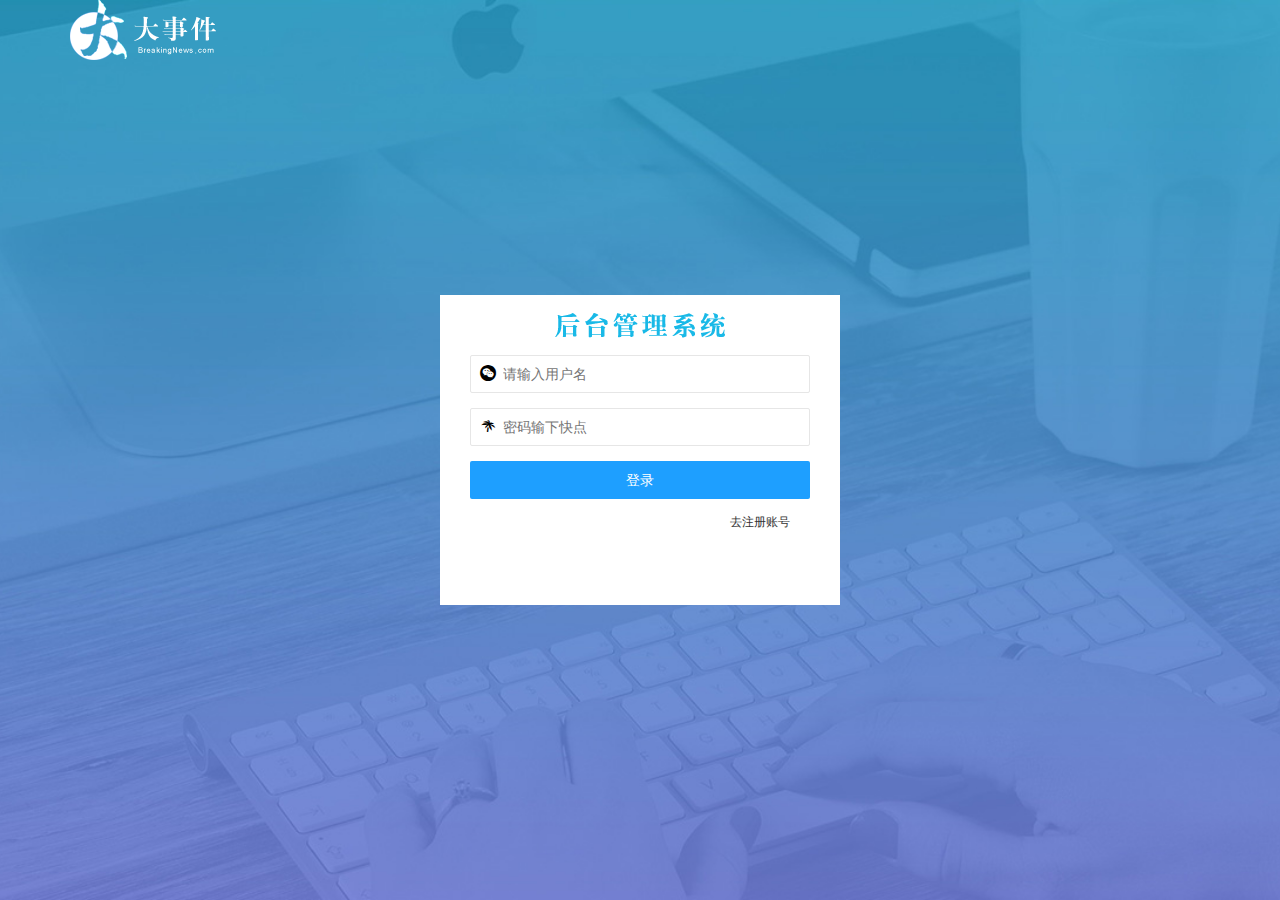
<file: login.html>
<!DOCTYPE html>
<html lang="en">

<head>
    <meta charset="UTF-8">
    <meta name="viewport" content="width=device-width, initial-scale=1.0">
    <title>大事件登录注册页面</title>
    <!-- 导入 LayUI 的样式 -->
    <link rel="stylesheet" href="./assets/lib/layui/css/layui.css">
    <!-- 导入自己的login.css样式 -->
    <link rel="stylesheet" href="./assets/css/login.css">
</head>

<body>
    <!-- 头部的 Logo 区域 -->
    <div class="layui-main">
        <img src="/assets/images/logo.png" alt="" />
    </div>

    <!-- 登录注册区域 -->
    <div class="loginAndRegBox">
        <div class="title-box"></div>
        <!-- 登录的div -->
        <div class="login-box">
            <!-- 登录的表单 -->
            <form class="layui-form" id="form_login">
                <!-- 用户名 -->
                <div class="layui-form-item">
                    <i class="layui-icon layui-icon-login-wechat"></i>
                    <input type="text" name="username" required lay-verify="required" placeholder="请输入用户名"
                        autocomplete="off" class="layui-input" />
                </div>
                <!-- 密码 -->
                <div class="layui-form-item">
                    <i class="layui-icon layui-icon-tree"></i>
                    <input type="password" name="password" required lay-verify="required|pwd" placeholder="密码输下快点"
                        autocomplete="off" class="layui-input" />
                </div>
                <!-- 登录按钮 -->
                <div class="layui-form-item">
                    <!-- 注意：表单提交按钮和普通按钮的区别，就是 lay-submit 属性 -->
                    <button class="layui-btn layui-btn-fluid layui-btn-normal" lay-submit>登录</button>
                </div>
                <div class="layui-form-item links">
                    <a href="javascript:;" id="link_reg">去注册账号</a>
                </div>
            </form>
        </div>
        <!-- 注册的div -->
        <div class="reg-box">
            <!-- 注册的表单 -->
            <form class="layui-form" id="form_reg">
                <!-- 用户名 -->
                <div class="layui-form-item">
                    <i class="layui-icon layui-icon-username"></i>
                    <input type="text" name="username" required lay-verify="required" placeholder="请输入用户名"
                        autocomplete="off" class="layui-input" />
                </div>
                <!-- 密码 -->
                <div class="layui-form-item">
                    <i class="layui-icon layui-icon-password"></i>
                    <input type="password" name="password" required lay-verify="required|pwd" placeholder="请输入密码"
                        autocomplete="off" class="layui-input" />
                </div>
                <!-- 密码确认框 -->
                <div class="layui-form-item">
                    <i class="layui-icon layui-icon-password"></i>
                    <input type="password" name="repassword" required lay-verify="required|pwd|repwd"
                        placeholder="再次确认密码" autocomplete="off" class="layui-input" />
                </div>
                <!-- 注册按钮 -->
                <div class="layui-form-item">
                    <!-- 注意：表单提交按钮和普通按钮的区别，就是 lay-submit 属性 -->
                    <button class="layui-btn layui-btn-fluid layui-btn-normal" lay-submit>注册</button>
                </div>
                <div class="layui-form-item links">
                    <a href="javascript:;" id="link_login">去登录</a>
                </div>
            </form>
        </div>
    </div>
    <!-- 导入jquery -->
    <script src="./assets/lib/layui/layui.all.js"></script>
    <script src="./assets/lib/jquery.js"></script>
    <script src="./assets/js/baseAPI.js"></script>
    <!-- 导入自己的login.js文件 -->
    <script src="./assets/js/login.js"></script>
</body>

</html>
</file>
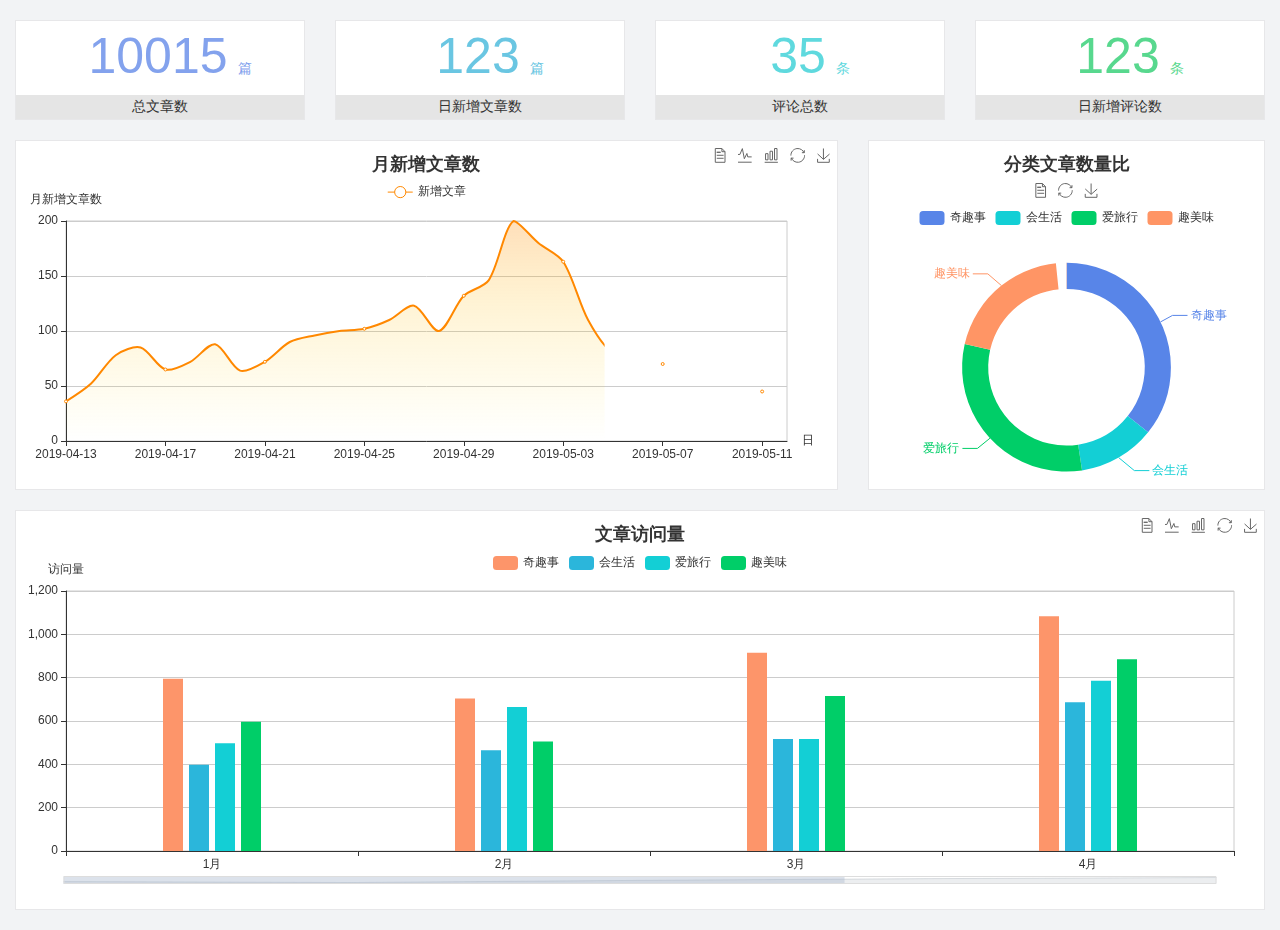
<file: home/dashboard.html>
<!DOCTYPE html>
<html lang="en">

<head>
  <meta charset="UTF-8">
  <meta name="viewport" content="width=device-width, initial-scale=1.0">
  <meta http-equiv="X-UA-Compatible" content="ie=edge">
  <title>图表统计</title>
  <link rel="stylesheet" href="../../assets/lib/bootstrap.css" />
  <link rel="stylesheet" href="../../assets/lib/main.css" />
  <script src="../../assets/lib/jquery.js"></script>
  <script type="text/javascript" src="../../assets/lib/echarts.min.js"></script>
</head>

<body>
  <div class="container-fluid">
    <div class="row spannel_list">
      <div class="col-sm-3 col-xs-6">
        <div class="spannel">
          <em>10015</em><span>篇</span>
          <b>总文章数</b>
        </div>
      </div>
      <div class="col-sm-3 col-xs-6">
        <div class="spannel scolor01">
          <em>123</em><span>篇</span>
          <b>日新增文章数</b>
        </div>
      </div>
      <div class="col-sm-3 col-xs-6">
        <div class="spannel scolor02">
          <em>35</em><span>条</span>
          <b>评论总数</b>
        </div>
      </div>
      <div class="col-sm-3 col-xs-6">
        <div class="spannel scolor03">
          <em>123</em><span>条</span>
          <b>日新增评论数</b>
        </div>
      </div>
    </div>
  </div>

  <div class="container-fluid">
    <div class="row curve-pie">
      <div class="col-lg-8 col-md-8">
        <div class="gragh_pannel" id="curve_show"></div>
      </div>
      <div class="col-lg-4 col-md-4">
        <div class="gragh_pannel" id="pie_show"></div>
      </div>
    </div>
  </div>

  <div class="container-fluid">
    <div class="column_pannel" id="column_show"></div>
  </div>

  <script>
    var oChart = echarts.init(document.getElementById('curve_show'));
    var aList_all = [
      { 'count': 36, 'date': '2019-04-13' },
      { 'count': 52, 'date': '2019-04-14' },
      { 'count': 78, 'date': '2019-04-15' },
      { 'count': 85, 'date': '2019-04-16' },
      { 'count': 65, 'date': '2019-04-17' },
      { 'count': 72, 'date': '2019-04-18' },
      { 'count': 88, 'date': '2019-04-19' },
      { 'count': 64, 'date': '2019-04-20' },
      { 'count': 72, 'date': '2019-04-21' },
      { 'count': 90, 'date': '2019-04-22' },
      { 'count': 96, 'date': '2019-04-23' },
      { 'count': 100, 'date': '2019-04-24' },
      { 'count': 102, 'date': '2019-04-25' },
      { 'count': 110, 'date': '2019-04-26' },
      { 'count': 123, 'date': '2019-04-27' },
      { 'count': 100, 'date': '2019-04-28' },
      { 'count': 132, 'date': '2019-04-29' },
      { 'count': 146, 'date': '2019-04-30' },
      { 'count': 200, 'date': '2019-05-01' },
      { 'count': 180, 'date': '2019-05-02' },
      { 'count': 163, 'date': '2019-05-03' },
      { 'count': 110, 'date': '2019-05-04' },
      { 'count': 80, 'date': '2019-05-05' },
      { 'count': 82, 'date': '2019-05-06' },
      { 'count': 70, 'date': '2019-05-07' },
      { 'count': 65, 'date': '2019-05-08' },
      { 'count': 54, 'date': '2019-05-09' },
      { 'count': 40, 'date': '2019-05-10' },
      { 'count': 45, 'date': '2019-05-11' },
      { 'count': 38, 'date': '2019-05-12' },
    ];

    let aCount = [];
    let aDate = [];

    for (var i = 0; i < aList_all.length; i++) {
      aCount.push(aList_all[i].count);
      aDate.push(aList_all[i].date);
    }

    var chartopt = {
      title: {
        text: '月新增文章数',
        left: 'center',
        top: '10'
      },
      tooltip: {
        trigger: 'axis'
      },
      legend: {
        data: ['新增文章'],
        top: '40'
      },
      toolbox: {
        show: true,
        feature: {
          mark: { show: true },
          dataView: { show: true, readOnly: false },
          magicType: { show: true, type: ['line', 'bar'] },
          restore: { show: true },
          saveAsImage: { show: true }
        }
      },
      calculable: true,
      xAxis: [
        {
          name: '日',
          type: 'category',
          boundaryGap: false,
          data: aDate
        }
      ],
      yAxis: [
        {
          name: '月新增文章数',
          type: 'value'
        }
      ],
      series: [
        {
          name: '新增文章',
          type: 'line',
          smooth: true,
          itemStyle: { normal: { areaStyle: { type: 'default' }, color: '#f80' }, lineStyle: { color: '#f80' } },
          data: aCount
        }],
      areaStyle: {
        normal: {
          color: new echarts.graphic.LinearGradient(0, 0, 0, 1, [{
            offset: 0,
            color: 'rgba(255,136,0,0.39)'
          }, {
            offset: .34,
            color: 'rgba(255,180,0,0.25)'
          }, {
            offset: 1,
            color: 'rgba(255,222,0,0.00)'
          }])

        }
      },
      grid: {
        show: true,
        x: 50,
        x2: 50,
        y: 80,
        height: 220
      }
    };

    oChart.setOption(chartopt);


    var oPie = echarts.init(document.getElementById('pie_show'));
    var oPieopt =
    {
      title: {
        top: 10,
        text: '分类文章数量比',
        x: 'center'
      },
      tooltip: {
        trigger: 'item',
        formatter: "{a} <br/>{b} : {c} ({d}%)"
      },
      color: ['#5885e8', '#13cfd5', '#00ce68', '#ff9565'],
      legend: {
        x: 'center',
        top: 65,
        data: ['奇趣事', '会生活', '爱旅行', '趣美味']
      },
      toolbox: {
        show: true,
        x: 'center',
        top: 35,
        feature: {
          mark: { show: true },
          dataView: { show: true, readOnly: false },
          magicType: {
            show: true,
            type: ['pie', 'funnel'],
            option: {
              funnel: {
                x: '25%',
                width: '50%',
                funnelAlign: 'left',
                max: 1548
              }
            }
          },
          restore: { show: true },
          saveAsImage: { show: true }
        }
      },
      calculable: true,
      series: [
        {
          name: '访问来源',
          type: 'pie',
          radius: ['45%', '60%'],
          center: ['50%', '65%'],
          data: [
            { value: 300, name: '奇趣事' },
            { value: 100, name: '会生活' },
            { value: 260, name: '爱旅行' },
            { value: 180, name: '趣美味' }
          ]
        }
      ]
    };
    oPie.setOption(oPieopt);



    var oColumn = this.echarts.init(document.getElementById('column_show'));
    var oColumnopt =
    {
      title: {
        text: '文章访问量',
        left: 'center',
        top: '10'
      },
      tooltip: {
        trigger: 'axis'
      },
      legend: {
        data: ['奇趣事', '会生活', '爱旅行', '趣美味'],
        top: '40'
      },
      toolbox: {
        show: true,
        feature: {
          mark: { show: true },
          dataView: { show: true, readOnly: false },
          magicType: { show: true, type: ['line', 'bar'] },
          restore: { show: true },
          saveAsImage: { show: true }
        }
      },
      calculable: true,
      xAxis: [
        {
          type: 'category',
          data: ['1月', '2月', '3月', '4月', '5月']
        }
      ],
      yAxis: [
        {
          name: '访问量',
          type: 'value'
        }
      ],
      series: [
        {
          name: '奇趣事',
          type: 'bar',
          barWidth: 20,
          itemStyle: {
            normal: { areaStyle: { type: 'default' }, color: '#fd956a' }
          },
          data: [800, 708, 920, 1090, 1200]
        },
        {
          name: '会生活',
          type: 'bar',
          barWidth: 20,
          itemStyle: {
            normal: { areaStyle: { type: 'default' }, color: '#2bb6db' }
          },
          data: [400, 468, 520, 690, 800]
        },
        {
          name: '爱旅行',
          type: 'bar',
          barWidth: 20,
          itemStyle: {
            normal: { areaStyle: { type: 'default' }, color: '#13cfd5' }
          },
          data: [500, 668, 520, 790, 900]
        },
        {
          name: '趣美味',
          type: 'bar',
          barWidth: 20,
          itemStyle: {
            normal: { areaStyle: { type: 'default' }, color: '#00ce68' }
          },
          data: [600, 508, 720, 890, 1000]
        }
      ],
      grid: {
        show: true,
        x: 50,
        x2: 30,
        y: 80,
        height: 260
      },
      dataZoom: [//给x轴设置滚动条
        {
          start: 0,//默认为0
          end: 100 - 1000 / 31,//默认为100
          type: 'slider',
          show: true,
          xAxisIndex: [0],
          handleSize: 0,//滑动条的 左右2个滑动条的大小
          height: 8,//组件高度
          left: 45, //左边的距离
          right: 50,//右边的距离
          bottom: 26,//右边的距离
          handleColor: '#ddd',//h滑动图标的颜色
          handleStyle: {
            borderColor: "#cacaca",
            borderWidth: "1",
            shadowBlur: 2,
            background: "#ddd",
            shadowColor: "#ddd",
          }
        }]
    };
    oColumn.setOption(oColumnopt);
  </script>
</body>

</html>
</file>
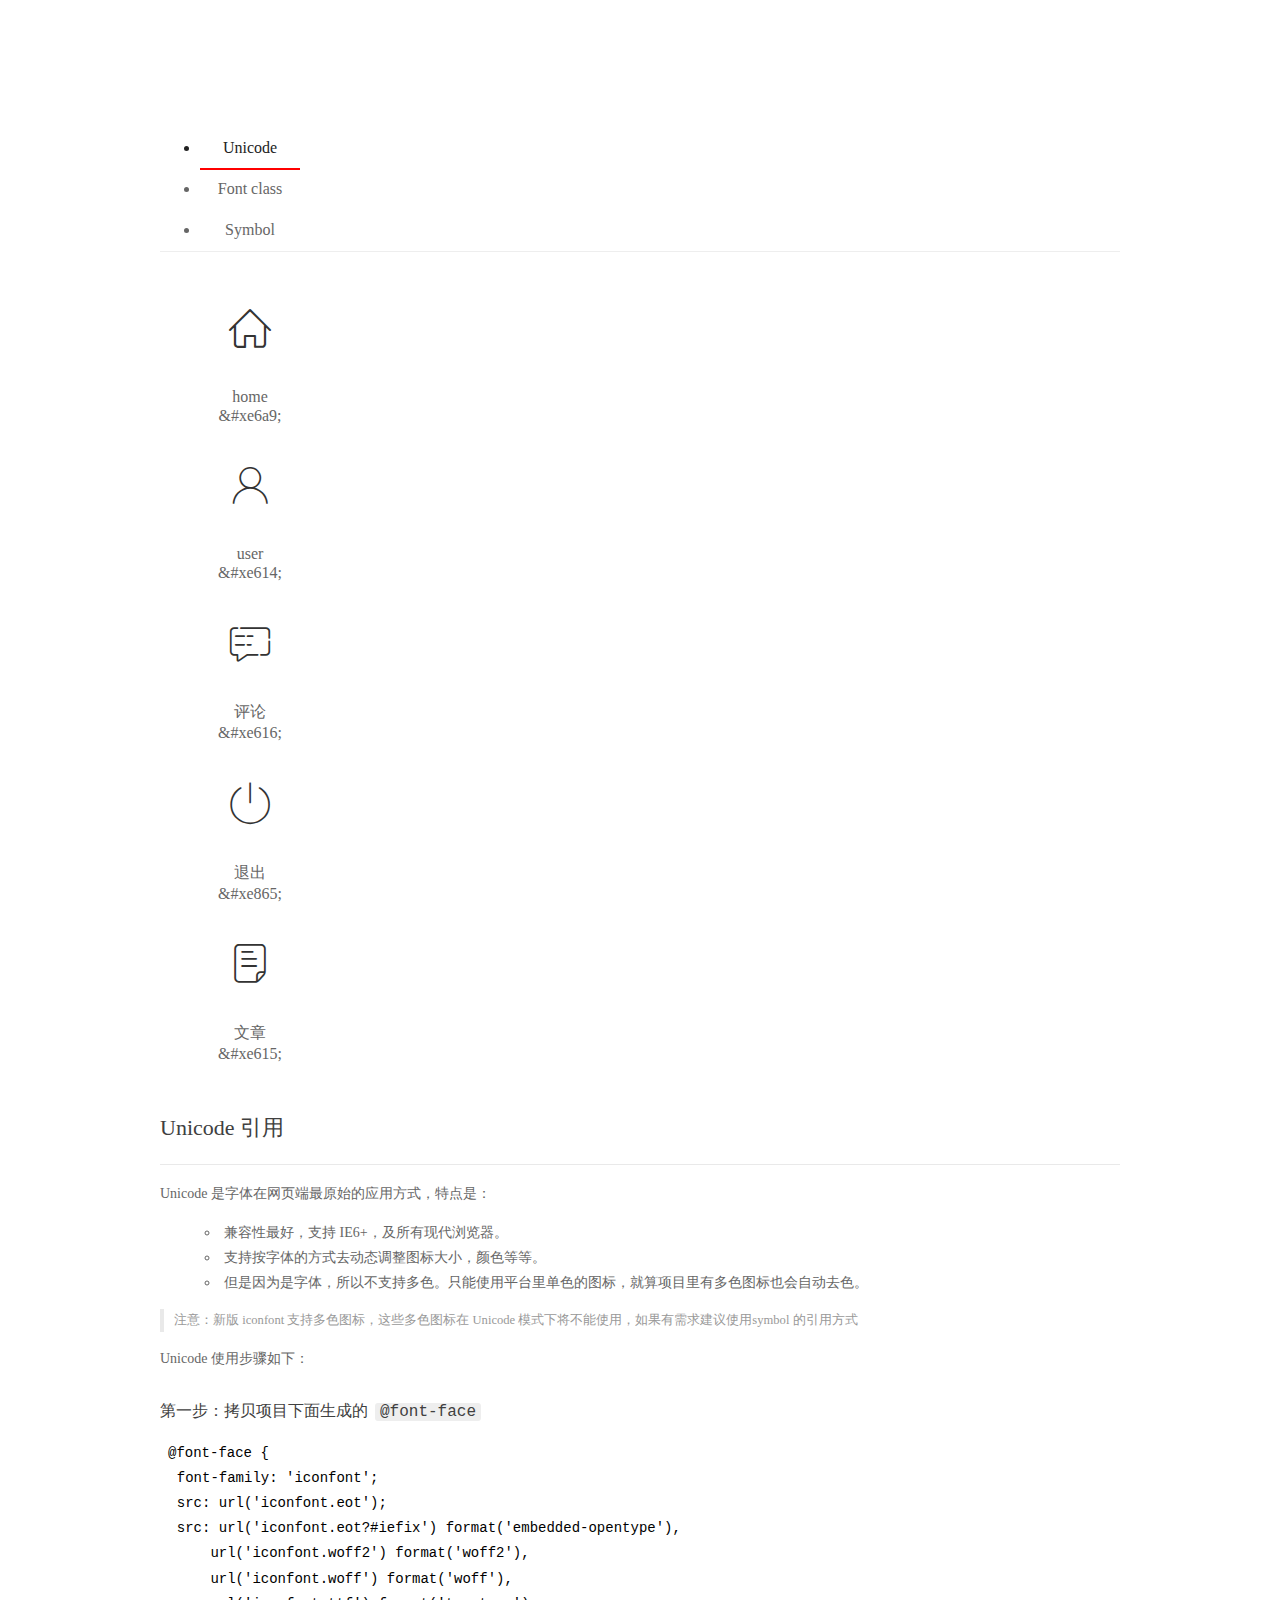
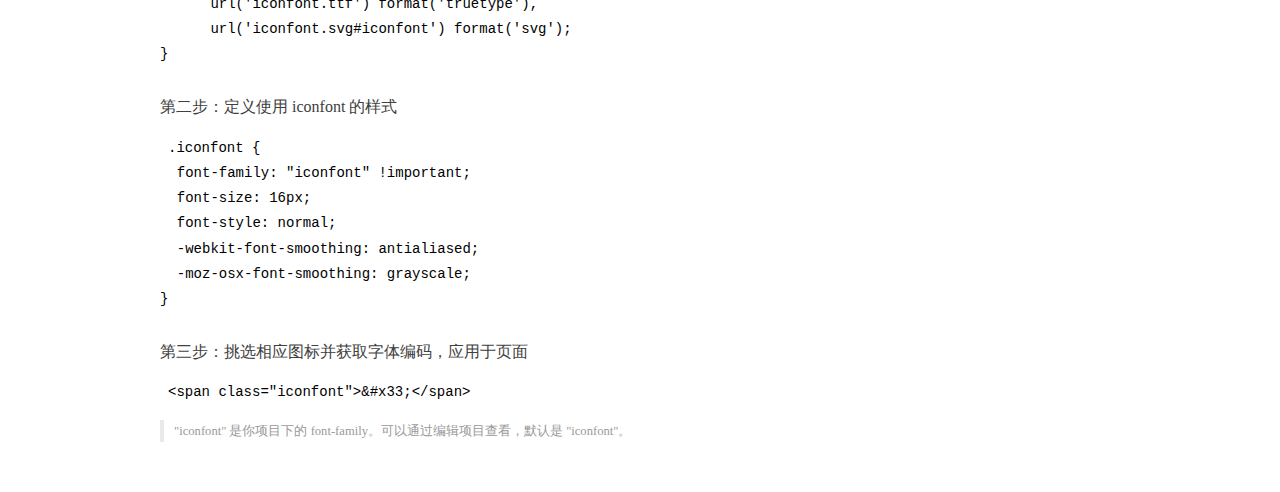
<file: assets/fonts/demo_index.html>
<!DOCTYPE html>
<html>
<head>
  <meta charset="utf-8"/>
  <title>IconFont Demo</title>
  <link rel="shortcut icon" href="https://gtms04.alicdn.com/tps/i4/TB1_oz6GVXXXXaFXpXXJDFnIXXX-64-64.ico" type="image/x-icon"/>
  <link rel="stylesheet" href="https://g.alicdn.com/thx/cube/1.3.2/cube.min.css">
  <link rel="stylesheet" href="demo.css">
  <link rel="stylesheet" href="iconfont.css">
  <script src="iconfont.js"></script>
  <!-- jQuery -->
  <script src="https://a1.alicdn.com/oss/uploads/2018/12/26/7bfddb60-08e8-11e9-9b04-53e73bb6408b.js"></script>
  <!-- 代码高亮 -->
  <script src="https://a1.alicdn.com/oss/uploads/2018/12/26/a3f714d0-08e6-11e9-8a15-ebf944d7534c.js"></script>
</head>
<body>
  <div class="main">
    <h1 class="logo"><a href="https://www.iconfont.cn/" title="iconfont 首页" target="_blank">&#xe86b;</a></h1>
    <div class="nav-tabs">
      <ul id="tabs" class="dib-box">
        <li class="dib active"><span>Unicode</span></li>
        <li class="dib"><span>Font class</span></li>
        <li class="dib"><span>Symbol</span></li>
      </ul>
      
    </div>
    <div class="tab-container">
      <div class="content unicode" style="display: block;">
          <ul class="icon_lists dib-box">
          
            <li class="dib">
              <span class="icon iconfont">&#xe6a9;</span>
                <div class="name">home</div>
                <div class="code-name">&amp;#xe6a9;</div>
              </li>
          
            <li class="dib">
              <span class="icon iconfont">&#xe614;</span>
                <div class="name">user</div>
                <div class="code-name">&amp;#xe614;</div>
              </li>
          
            <li class="dib">
              <span class="icon iconfont">&#xe616;</span>
                <div class="name">评论</div>
                <div class="code-name">&amp;#xe616;</div>
              </li>
          
            <li class="dib">
              <span class="icon iconfont">&#xe865;</span>
                <div class="name">退出</div>
                <div class="code-name">&amp;#xe865;</div>
              </li>
          
            <li class="dib">
              <span class="icon iconfont">&#xe615;</span>
                <div class="name">文章</div>
                <div class="code-name">&amp;#xe615;</div>
              </li>
          
          </ul>
          <div class="article markdown">
          <h2 id="unicode-">Unicode 引用</h2>
          <hr>

          <p>Unicode 是字体在网页端最原始的应用方式，特点是：</p>
          <ul>
            <li>兼容性最好，支持 IE6+，及所有现代浏览器。</li>
            <li>支持按字体的方式去动态调整图标大小，颜色等等。</li>
            <li>但是因为是字体，所以不支持多色。只能使用平台里单色的图标，就算项目里有多色图标也会自动去色。</li>
          </ul>
          <blockquote>
            <p>注意：新版 iconfont 支持多色图标，这些多色图标在 Unicode 模式下将不能使用，如果有需求建议使用symbol 的引用方式</p>
          </blockquote>
          <p>Unicode 使用步骤如下：</p>
          <h3 id="-font-face">第一步：拷贝项目下面生成的 <code>@font-face</code></h3>
<pre><code class="language-css"
>@font-face {
  font-family: 'iconfont';
  src: url('iconfont.eot');
  src: url('iconfont.eot?#iefix') format('embedded-opentype'),
      url('iconfont.woff2') format('woff2'),
      url('iconfont.woff') format('woff'),
      url('iconfont.ttf') format('truetype'),
      url('iconfont.svg#iconfont') format('svg');
}
</code></pre>
          <h3 id="-iconfont-">第二步：定义使用 iconfont 的样式</h3>
<pre><code class="language-css"
>.iconfont {
  font-family: "iconfont" !important;
  font-size: 16px;
  font-style: normal;
  -webkit-font-smoothing: antialiased;
  -moz-osx-font-smoothing: grayscale;
}
</code></pre>
          <h3 id="-">第三步：挑选相应图标并获取字体编码，应用于页面</h3>
<pre>
<code class="language-html"
>&lt;span class="iconfont"&gt;&amp;#x33;&lt;/span&gt;
</code></pre>
          <blockquote>
            <p>"iconfont" 是你项目下的 font-family。可以通过编辑项目查看，默认是 "iconfont"。</p>
          </blockquote>
          </div>
      </div>
      <div class="content font-class">
        <ul class="icon_lists dib-box">
          
          <li class="dib">
            <span class="icon iconfont icon-home"></span>
            <div class="name">
              home
            </div>
            <div class="code-name">.icon-home
            </div>
          </li>
          
          <li class="dib">
            <span class="icon iconfont icon-user"></span>
            <div class="name">
              user
            </div>
            <div class="code-name">.icon-user
            </div>
          </li>
          
          <li class="dib">
            <span class="icon iconfont icon-pinglun"></span>
            <div class="name">
              评论
            </div>
            <div class="code-name">.icon-pinglun
            </div>
          </li>
          
          <li class="dib">
            <span class="icon iconfont icon-tuichu"></span>
            <div class="name">
              退出
            </div>
            <div class="code-name">.icon-tuichu
            </div>
          </li>
          
          <li class="dib">
            <span class="icon iconfont icon-16"></span>
            <div class="name">
              文章
            </div>
            <div class="code-name">.icon-16
            </div>
          </li>
          
        </ul>
        <div class="article markdown">
        <h2 id="font-class-">font-class 引用</h2>
        <hr>

        <p>font-class 是 Unicode 使用方式的一种变种，主要是解决 Unicode 书写不直观，语意不明确的问题。</p>
        <p>与 Unicode 使用方式相比，具有如下特点：</p>
        <ul>
          <li>兼容性良好，支持 IE8+，及所有现代浏览器。</li>
          <li>相比于 Unicode 语意明确，书写更直观。可以很容易分辨这个 icon 是什么。</li>
          <li>因为使用 class 来定义图标，所以当要替换图标时，只需要修改 class 里面的 Unicode 引用。</li>
          <li>不过因为本质上还是使用的字体，所以多色图标还是不支持的。</li>
        </ul>
        <p>使用步骤如下：</p>
        <h3 id="-fontclass-">第一步：引入项目下面生成的 fontclass 代码：</h3>
<pre><code class="language-html">&lt;link rel="stylesheet" href="./iconfont.css"&gt;
</code></pre>
        <h3 id="-">第二步：挑选相应图标并获取类名，应用于页面：</h3>
<pre><code class="language-html">&lt;span class="iconfont icon-xxx"&gt;&lt;/span&gt;
</code></pre>
        <blockquote>
          <p>"
            iconfont" 是你项目下的 font-family。可以通过编辑项目查看，默认是 "iconfont"。</p>
        </blockquote>
      </div>
      </div>
      <div class="content symbol">
          <ul class="icon_lists dib-box">
          
            <li class="dib">
                <svg class="icon svg-icon" aria-hidden="true">
                  <use xlink:href="#icon-home"></use>
                </svg>
                <div class="name">home</div>
                <div class="code-name">#icon-home</div>
            </li>
          
            <li class="dib">
                <svg class="icon svg-icon" aria-hidden="true">
                  <use xlink:href="#icon-user"></use>
                </svg>
                <div class="name">user</div>
                <div class="code-name">#icon-user</div>
            </li>
          
            <li class="dib">
                <svg class="icon svg-icon" aria-hidden="true">
                  <use xlink:href="#icon-pinglun"></use>
                </svg>
                <div class="name">评论</div>
                <div class="code-name">#icon-pinglun</div>
            </li>
          
            <li class="dib">
                <svg class="icon svg-icon" aria-hidden="true">
                  <use xlink:href="#icon-tuichu"></use>
                </svg>
                <div class="name">退出</div>
                <div class="code-name">#icon-tuichu</div>
            </li>
          
            <li class="dib">
                <svg class="icon svg-icon" aria-hidden="true">
                  <use xlink:href="#icon-16"></use>
                </svg>
                <div class="name">文章</div>
                <div class="code-name">#icon-16</div>
            </li>
          
          </ul>
          <div class="article markdown">
          <h2 id="symbol-">Symbol 引用</h2>
          <hr>

          <p>这是一种全新的使用方式，应该说这才是未来的主流，也是平台目前推荐的用法。相关介绍可以参考这篇<a href="">文章</a>
            这种用法其实是做了一个 SVG 的集合，与另外两种相比具有如下特点：</p>
          <ul>
            <li>支持多色图标了，不再受单色限制。</li>
            <li>通过一些技巧，支持像字体那样，通过 <code>font-size</code>, <code>color</code> 来调整样式。</li>
            <li>兼容性较差，支持 IE9+，及现代浏览器。</li>
            <li>浏览器渲染 SVG 的性能一般，还不如 png。</li>
          </ul>
          <p>使用步骤如下：</p>
          <h3 id="-symbol-">第一步：引入项目下面生成的 symbol 代码：</h3>
<pre><code class="language-html">&lt;script src="./iconfont.js"&gt;&lt;/script&gt;
</code></pre>
          <h3 id="-css-">第二步：加入通用 CSS 代码（引入一次就行）：</h3>
<pre><code class="language-html">&lt;style&gt;
.icon {
  width: 1em;
  height: 1em;
  vertical-align: -0.15em;
  fill: currentColor;
  overflow: hidden;
}
&lt;/style&gt;
</code></pre>
          <h3 id="-">第三步：挑选相应图标并获取类名，应用于页面：</h3>
<pre><code class="language-html">&lt;svg class="icon" aria-hidden="true"&gt;
  &lt;use xlink:href="#icon-xxx"&gt;&lt;/use&gt;
&lt;/svg&gt;
</code></pre>
          </div>
      </div>

    </div>
  </div>
  <script>
  $(document).ready(function () {
      $('.tab-container .content:first').show()

      $('#tabs li').click(function (e) {
        var tabContent = $('.tab-container .content')
        var index = $(this).index()

        if ($(this).hasClass('active')) {
          return
        } else {
          $('#tabs li').removeClass('active')
          $(this).addClass('active')

          tabContent.hide().eq(index).fadeIn()
        }
      })
    })
  </script>
</body>
</html>
</file>
<file: assets/lib/layui/css/layui.css>
/** layui-v2.5.5 MIT License By https://www.layui.com */
 .layui-inline,img{display:inline-block;vertical-align:middle}h1,h2,h3,h4,h5,h6{font-weight:400}.layui-edge,.layui-header,.layui-inline,.layui-main{position:relative}.layui-body,.layui-edge,.layui-elip{overflow:hidden}.layui-btn,.layui-edge,.layui-inline,img{vertical-align:middle}.layui-btn,.layui-disabled,.layui-icon,.layui-unselect{-moz-user-select:none;-webkit-user-select:none;-ms-user-select:none}.layui-elip,.layui-form-checkbox span,.layui-form-pane .layui-form-label{text-overflow:ellipsis;white-space:nowrap}.layui-breadcrumb,.layui-tree-btnGroup{visibility:hidden}blockquote,body,button,dd,div,dl,dt,form,h1,h2,h3,h4,h5,h6,input,li,ol,p,pre,td,textarea,th,ul{margin:0;padding:0;-webkit-tap-highlight-color:rgba(0,0,0,0)}a:active,a:hover{outline:0}img{border:none}li{list-style:none}table{border-collapse:collapse;border-spacing:0}h4,h5,h6{font-size:100%}button,input,optgroup,option,select,textarea{font-family:inherit;font-size:inherit;font-style:inherit;font-weight:inherit;outline:0}pre{white-space:pre-wrap;white-space:-moz-pre-wrap;white-space:-pre-wrap;white-space:-o-pre-wrap;word-wrap:break-word}body{line-height:24px;font:14px Helvetica Neue,Helvetica,PingFang SC,Tahoma,Arial,sans-serif}hr{height:1px;margin:10px 0;border:0;clear:both}a{color:#333;text-decoration:none}a:hover{color:#777}a cite{font-style:normal;*cursor:pointer}.layui-border-box,.layui-border-box *{box-sizing:border-box}.layui-box,.layui-box *{box-sizing:content-box}.layui-clear{clear:both;*zoom:1}.layui-clear:after{content:'\20';clear:both;*zoom:1;display:block;height:0}.layui-inline{*display:inline;*zoom:1}.layui-edge{display:inline-block;width:0;height:0;border-width:6px;border-style:dashed;border-color:transparent}.layui-edge-top{top:-4px;border-bottom-color:#999;border-bottom-style:solid}.layui-edge-right{border-left-color:#999;border-left-style:solid}.layui-edge-bottom{top:2px;border-top-color:#999;border-top-style:solid}.layui-edge-left{border-right-color:#999;border-right-style:solid}.layui-disabled,.layui-disabled:hover{color:#d2d2d2!important;cursor:not-allowed!important}.layui-circle{border-radius:100%}.layui-show{display:block!important}.layui-hide{display:none!important}@font-face{font-family:layui-icon;src:url(../font/iconfont.eot?v=250);src:url(../font/iconfont.eot?v=250#iefix) format('embedded-opentype'),url(../font/iconfont.woff2?v=250) format('woff2'),url(../font/iconfont.woff?v=250) format('woff'),url(../font/iconfont.ttf?v=250) format('truetype'),url(../font/iconfont.svg?v=250#layui-icon) format('svg')}.layui-icon{font-family:layui-icon!important;font-size:16px;font-style:normal;-webkit-font-smoothing:antialiased;-moz-osx-font-smoothing:grayscale}.layui-icon-reply-fill:before{content:"\e611"}.layui-icon-set-fill:before{content:"\e614"}.layui-icon-menu-fill:before{content:"\e60f"}.layui-icon-search:before{content:"\e615"}.layui-icon-share:before{content:"\e641"}.layui-icon-set-sm:before{content:"\e620"}.layui-icon-engine:before{content:"\e628"}.layui-icon-close:before{content:"\1006"}.layui-icon-close-fill:before{content:"\1007"}.layui-icon-chart-screen:before{content:"\e629"}.layui-icon-star:before{content:"\e600"}.layui-icon-circle-dot:before{content:"\e617"}.layui-icon-chat:before{content:"\e606"}.layui-icon-release:before{content:"\e609"}.layui-icon-list:before{content:"\e60a"}.layui-icon-chart:before{content:"\e62c"}.layui-icon-ok-circle:before{content:"\1005"}.layui-icon-layim-theme:before{content:"\e61b"}.layui-icon-table:before{content:"\e62d"}.layui-icon-right:before{content:"\e602"}.layui-icon-left:before{content:"\e603"}.layui-icon-cart-simple:before{content:"\e698"}.layui-icon-face-cry:before{content:"\e69c"}.layui-icon-face-smile:before{content:"\e6af"}.layui-icon-survey:before{content:"\e6b2"}.layui-icon-tree:before{content:"\e62e"}.layui-icon-upload-circle:before{content:"\e62f"}.layui-icon-add-circle:before{content:"\e61f"}.layui-icon-download-circle:before{content:"\e601"}.layui-icon-templeate-1:before{content:"\e630"}.layui-icon-util:before{content:"\e631"}.layui-icon-face-surprised:before{content:"\e664"}.layui-icon-edit:before{content:"\e642"}.layui-icon-speaker:before{content:"\e645"}.layui-icon-down:before{content:"\e61a"}.layui-icon-file:before{content:"\e621"}.layui-icon-layouts:before{content:"\e632"}.layui-icon-rate-half:before{content:"\e6c9"}.layui-icon-add-circle-fine:before{content:"\e608"}.layui-icon-prev-circle:before{content:"\e633"}.layui-icon-read:before{content:"\e705"}.layui-icon-404:before{content:"\e61c"}.layui-icon-carousel:before{content:"\e634"}.layui-icon-help:before{content:"\e607"}.layui-icon-code-circle:before{content:"\e635"}.layui-icon-water:before{content:"\e636"}.layui-icon-username:before{content:"\e66f"}.layui-icon-find-fill:before{content:"\e670"}.layui-icon-about:before{content:"\e60b"}.layui-icon-location:before{content:"\e715"}.layui-icon-up:before{content:"\e619"}.layui-icon-pause:before{content:"\e651"}.layui-icon-date:before{content:"\e637"}.layui-icon-layim-uploadfile:before{content:"\e61d"}.layui-icon-delete:before{content:"\e640"}.layui-icon-play:before{content:"\e652"}.layui-icon-top:before{content:"\e604"}.layui-icon-friends:before{content:"\e612"}.layui-icon-refresh-3:before{content:"\e9aa"}.layui-icon-ok:before{content:"\e605"}.layui-icon-layer:before{content:"\e638"}.layui-icon-face-smile-fine:before{content:"\e60c"}.layui-icon-dollar:before{content:"\e659"}.layui-icon-group:before{content:"\e613"}.layui-icon-layim-download:before{content:"\e61e"}.layui-icon-picture-fine:before{content:"\e60d"}.layui-icon-link:before{content:"\e64c"}.layui-icon-diamond:before{content:"\e735"}.layui-icon-log:before{content:"\e60e"}.layui-icon-rate-solid:before{content:"\e67a"}.layui-icon-fonts-del:before{content:"\e64f"}.layui-icon-unlink:before{content:"\e64d"}.layui-icon-fonts-clear:before{content:"\e639"}.layui-icon-triangle-r:before{content:"\e623"}.layui-icon-circle:before{content:"\e63f"}.layui-icon-radio:before{content:"\e643"}.layui-icon-align-center:before{content:"\e647"}.layui-icon-align-right:before{content:"\e648"}.layui-icon-align-left:before{content:"\e649"}.layui-icon-loading-1:before{content:"\e63e"}.layui-icon-return:before{content:"\e65c"}.layui-icon-fonts-strong:before{content:"\e62b"}.layui-icon-upload:before{content:"\e67c"}.layui-icon-dialogue:before{content:"\e63a"}.layui-icon-video:before{content:"\e6ed"}.layui-icon-headset:before{content:"\e6fc"}.layui-icon-cellphone-fine:before{content:"\e63b"}.layui-icon-add-1:before{content:"\e654"}.layui-icon-face-smile-b:before{content:"\e650"}.layui-icon-fonts-html:before{content:"\e64b"}.layui-icon-form:before{content:"\e63c"}.layui-icon-cart:before{content:"\e657"}.layui-icon-camera-fill:before{content:"\e65d"}.layui-icon-tabs:before{content:"\e62a"}.layui-icon-fonts-code:before{content:"\e64e"}.layui-icon-fire:before{content:"\e756"}.layui-icon-set:before{content:"\e716"}.layui-icon-fonts-u:before{content:"\e646"}.layui-icon-triangle-d:before{content:"\e625"}.layui-icon-tips:before{content:"\e702"}.layui-icon-picture:before{content:"\e64a"}.layui-icon-more-vertical:before{content:"\e671"}.layui-icon-flag:before{content:"\e66c"}.layui-icon-loading:before{content:"\e63d"}.layui-icon-fonts-i:before{content:"\e644"}.layui-icon-refresh-1:before{content:"\e666"}.layui-icon-rmb:before{content:"\e65e"}.layui-icon-home:before{content:"\e68e"}.layui-icon-user:before{content:"\e770"}.layui-icon-notice:before{content:"\e667"}.layui-icon-login-weibo:before{content:"\e675"}.layui-icon-voice:before{content:"\e688"}.layui-icon-upload-drag:before{content:"\e681"}.layui-icon-login-qq:before{content:"\e676"}.layui-icon-snowflake:before{content:"\e6b1"}.layui-icon-file-b:before{content:"\e655"}.layui-icon-template:before{content:"\e663"}.layui-icon-auz:before{content:"\e672"}.layui-icon-console:before{content:"\e665"}.layui-icon-app:before{content:"\e653"}.layui-icon-prev:before{content:"\e65a"}.layui-icon-website:before{content:"\e7ae"}.layui-icon-next:before{content:"\e65b"}.layui-icon-component:before{content:"\e857"}.layui-icon-more:before{content:"\e65f"}.layui-icon-login-wechat:before{content:"\e677"}.layui-icon-shrink-right:before{content:"\e668"}.layui-icon-spread-left:before{content:"\e66b"}.layui-icon-camera:before{content:"\e660"}.layui-icon-note:before{content:"\e66e"}.layui-icon-refresh:before{content:"\e669"}.layui-icon-female:before{content:"\e661"}.layui-icon-male:before{content:"\e662"}.layui-icon-password:before{content:"\e673"}.layui-icon-senior:before{content:"\e674"}.layui-icon-theme:before{content:"\e66a"}.layui-icon-tread:before{content:"\e6c5"}.layui-icon-praise:before{content:"\e6c6"}.layui-icon-star-fill:before{content:"\e658"}.layui-icon-rate:before{content:"\e67b"}.layui-icon-template-1:before{content:"\e656"}.layui-icon-vercode:before{content:"\e679"}.layui-icon-cellphone:before{content:"\e678"}.layui-icon-screen-full:before{content:"\e622"}.layui-icon-screen-restore:before{content:"\e758"}.layui-icon-cols:before{content:"\e610"}.layui-icon-export:before{content:"\e67d"}.layui-icon-print:before{content:"\e66d"}.layui-icon-slider:before{content:"\e714"}.layui-icon-addition:before{content:"\e624"}.layui-icon-subtraction:before{content:"\e67e"}.layui-icon-service:before{content:"\e626"}.layui-icon-transfer:before{content:"\e691"}.layui-main{width:1140px;margin:0 auto}.layui-header{z-index:1000;height:60px}.layui-header a:hover{transition:all .5s;-webkit-transition:all .5s}.layui-side{position:fixed;left:0;top:0;bottom:0;z-index:999;width:200px;overflow-x:hidden}.layui-side-scroll{position:relative;width:220px;height:100%;overflow-x:hidden}.layui-body{position:absolute;left:200px;right:0;top:0;bottom:0;z-index:998;width:auto;overflow-y:auto;box-sizing:border-box}.layui-layout-body{overflow:hidden}.layui-layout-admin .layui-header{background-color:#23262E}.layui-layout-admin .layui-side{top:60px;width:200px;overflow-x:hidden}.layui-layout-admin .layui-body{position:fixed;top:60px;bottom:44px}.layui-layout-admin .layui-main{width:auto;margin:0 15px}.layui-layout-admin .layui-footer{position:fixed;left:200px;right:0;bottom:0;height:44px;line-height:44px;padding:0 15px;background-color:#eee}.layui-layout-admin .layui-logo{position:absolute;left:0;top:0;width:200px;height:100%;line-height:60px;text-align:center;color:#009688;font-size:16px}.layui-layout-admin .layui-header .layui-nav{background:0 0}.layui-layout-left{position:absolute!important;left:200px;top:0}.layui-layout-right{position:absolute!important;right:0;top:0}.layui-container{position:relative;margin:0 auto;padding:0 15px;box-sizing:border-box}.layui-fluid{position:relative;margin:0 auto;padding:0 15px}.layui-row:after,.layui-row:before{content:'';display:block;clear:both}.layui-col-lg1,.layui-col-lg10,.layui-col-lg11,.layui-col-lg12,.layui-col-lg2,.layui-col-lg3,.layui-col-lg4,.layui-col-lg5,.layui-col-lg6,.layui-col-lg7,.layui-col-lg8,.layui-col-lg9,.layui-col-md1,.layui-col-md10,.layui-col-md11,.layui-col-md12,.layui-col-md2,.layui-col-md3,.layui-col-md4,.layui-col-md5,.layui-col-md6,.layui-col-md7,.layui-col-md8,.layui-col-md9,.layui-col-sm1,.layui-col-sm10,.layui-col-sm11,.layui-col-sm12,.layui-col-sm2,.layui-col-sm3,.layui-col-sm4,.layui-col-sm5,.layui-col-sm6,.layui-col-sm7,.layui-col-sm8,.layui-col-sm9,.layui-col-xs1,.layui-col-xs10,.layui-col-xs11,.layui-col-xs12,.layui-col-xs2,.layui-col-xs3,.layui-col-xs4,.layui-col-xs5,.layui-col-xs6,.layui-col-xs7,.layui-col-xs8,.layui-col-xs9{position:relative;display:block;box-sizing:border-box}.layui-col-xs1,.layui-col-xs10,.layui-col-xs11,.layui-col-xs12,.layui-col-xs2,.layui-col-xs3,.layui-col-xs4,.layui-col-xs5,.layui-col-xs6,.layui-col-xs7,.layui-col-xs8,.layui-col-xs9{float:left}.layui-col-xs1{width:8.33333333%}.layui-col-xs2{width:16.66666667%}.layui-col-xs3{width:25%}.layui-col-xs4{width:33.33333333%}.layui-col-xs5{width:41.66666667%}.layui-col-xs6{width:50%}.layui-col-xs7{width:58.33333333%}.layui-col-xs8{width:66.66666667%}.layui-col-xs9{width:75%}.layui-col-xs10{width:83.33333333%}.layui-col-xs11{width:91.66666667%}.layui-col-xs12{width:100%}.layui-col-xs-offset1{margin-left:8.33333333%}.layui-col-xs-offset2{margin-left:16.66666667%}.layui-col-xs-offset3{margin-left:25%}.layui-col-xs-offset4{margin-left:33.33333333%}.layui-col-xs-offset5{margin-left:41.66666667%}.layui-col-xs-offset6{margin-left:50%}.layui-col-xs-offset7{margin-left:58.33333333%}.layui-col-xs-offset8{margin-left:66.66666667%}.layui-col-xs-offset9{margin-left:75%}.layui-col-xs-offset10{margin-left:83.33333333%}.layui-col-xs-offset11{margin-left:91.66666667%}.layui-col-xs-offset12{margin-left:100%}@media screen and (max-width:768px){.layui-hide-xs{display:none!important}.layui-show-xs-block{display:block!important}.layui-show-xs-inline{display:inline!important}.layui-show-xs-inline-block{display:inline-block!important}}@media screen and (min-width:768px){.layui-container{width:750px}.layui-hide-sm{display:none!important}.layui-show-sm-block{display:block!important}.layui-show-sm-inline{display:inline!important}.layui-show-sm-inline-block{display:inline-block!important}.layui-col-sm1,.layui-col-sm10,.layui-col-sm11,.layui-col-sm12,.layui-col-sm2,.layui-col-sm3,.layui-col-sm4,.layui-col-sm5,.layui-col-sm6,.layui-col-sm7,.layui-col-sm8,.layui-col-sm9{float:left}.layui-col-sm1{width:8.33333333%}.layui-col-sm2{width:16.66666667%}.layui-col-sm3{width:25%}.layui-col-sm4{width:33.33333333%}.layui-col-sm5{width:41.66666667%}.layui-col-sm6{width:50%}.layui-col-sm7{width:58.33333333%}.layui-col-sm8{width:66.66666667%}.layui-col-sm9{width:75%}.layui-col-sm10{width:83.33333333%}.layui-col-sm11{width:91.66666667%}.layui-col-sm12{width:100%}.layui-col-sm-offset1{margin-left:8.33333333%}.layui-col-sm-offset2{margin-left:16.66666667%}.layui-col-sm-offset3{margin-left:25%}.layui-col-sm-offset4{margin-left:33.33333333%}.layui-col-sm-offset5{margin-left:41.66666667%}.layui-col-sm-offset6{margin-left:50%}.layui-col-sm-offset7{margin-left:58.33333333%}.layui-col-sm-offset8{margin-left:66.66666667%}.layui-col-sm-offset9{margin-left:75%}.layui-col-sm-offset10{margin-left:83.33333333%}.layui-col-sm-offset11{margin-left:91.66666667%}.layui-col-sm-offset12{margin-left:100%}}@media screen and (min-width:992px){.layui-container{width:970px}.layui-hide-md{display:none!important}.layui-show-md-block{display:block!important}.layui-show-md-inline{display:inline!important}.layui-show-md-inline-block{display:inline-block!important}.layui-col-md1,.layui-col-md10,.layui-col-md11,.layui-col-md12,.layui-col-md2,.layui-col-md3,.layui-col-md4,.layui-col-md5,.layui-col-md6,.layui-col-md7,.layui-col-md8,.layui-col-md9{float:left}.layui-col-md1{width:8.33333333%}.layui-col-md2{width:16.66666667%}.layui-col-md3{width:25%}.layui-col-md4{width:33.33333333%}.layui-col-md5{width:41.66666667%}.layui-col-md6{width:50%}.layui-col-md7{width:58.33333333%}.layui-col-md8{width:66.66666667%}.layui-col-md9{width:75%}.layui-col-md10{width:83.33333333%}.layui-col-md11{width:91.66666667%}.layui-col-md12{width:100%}.layui-col-md-offset1{margin-left:8.33333333%}.layui-col-md-offset2{margin-left:16.66666667%}.layui-col-md-offset3{margin-left:25%}.layui-col-md-offset4{margin-left:33.33333333%}.layui-col-md-offset5{margin-left:41.66666667%}.layui-col-md-offset6{margin-left:50%}.layui-col-md-offset7{margin-left:58.33333333%}.layui-col-md-offset8{margin-left:66.66666667%}.layui-col-md-offset9{margin-left:75%}.layui-col-md-offset10{margin-left:83.33333333%}.layui-col-md-offset11{margin-left:91.66666667%}.layui-col-md-offset12{margin-left:100%}}@media screen and (min-width:1200px){.layui-container{width:1170px}.layui-hide-lg{display:none!important}.layui-show-lg-block{display:block!important}.layui-show-lg-inline{display:inline!important}.layui-show-lg-inline-block{display:inline-block!important}.layui-col-lg1,.layui-col-lg10,.layui-col-lg11,.layui-col-lg12,.layui-col-lg2,.layui-col-lg3,.layui-col-lg4,.layui-col-lg5,.layui-col-lg6,.layui-col-lg7,.layui-col-lg8,.layui-col-lg9{float:left}.layui-col-lg1{width:8.33333333%}.layui-col-lg2{width:16.66666667%}.layui-col-lg3{width:25%}.layui-col-lg4{width:33.33333333%}.layui-col-lg5{width:41.66666667%}.layui-col-lg6{width:50%}.layui-col-lg7{width:58.33333333%}.layui-col-lg8{width:66.66666667%}.layui-col-lg9{width:75%}.layui-col-lg10{width:83.33333333%}.layui-col-lg11{width:91.66666667%}.layui-col-lg12{width:100%}.layui-col-lg-offset1{margin-left:8.33333333%}.layui-col-lg-offset2{margin-left:16.66666667%}.layui-col-lg-offset3{margin-left:25%}.layui-col-lg-offset4{margin-left:33.33333333%}.layui-col-lg-offset5{margin-left:41.66666667%}.layui-col-lg-offset6{margin-left:50%}.layui-col-lg-offset7{margin-left:58.33333333%}.layui-col-lg-offset8{margin-left:66.66666667%}.layui-col-lg-offset9{margin-left:75%}.layui-col-lg-offset10{margin-left:83.33333333%}.layui-col-lg-offset11{margin-left:91.66666667%}.layui-col-lg-offset12{margin-left:100%}}.layui-col-space1{margin:-.5px}.layui-col-space1>*{padding:.5px}.layui-col-space3{margin:-1.5px}.layui-col-space3>*{padding:1.5px}.layui-col-space5{margin:-2.5px}.layui-col-space5>*{padding:2.5px}.layui-col-space8{margin:-3.5px}.layui-col-space8>*{padding:3.5px}.layui-col-space10{margin:-5px}.layui-col-space10>*{padding:5px}.layui-col-space12{margin:-6px}.layui-col-space12>*{padding:6px}.layui-col-space15{margin:-7.5px}.layui-col-space15>*{padding:7.5px}.layui-col-space18{margin:-9px}.layui-col-space18>*{padding:9px}.layui-col-space20{margin:-10px}.layui-col-space20>*{padding:10px}.layui-col-space22{margin:-11px}.layui-col-space22>*{padding:11px}.layui-col-space25{margin:-12.5px}.layui-col-space25>*{padding:12.5px}.layui-col-space30{margin:-15px}.layui-col-space30>*{padding:15px}.layui-btn,.layui-input,.layui-select,.layui-textarea,.layui-upload-button{outline:0;-webkit-appearance:none;transition:all .3s;-webkit-transition:all .3s;box-sizing:border-box}.layui-elem-quote{margin-bottom:10px;padding:15px;line-height:22px;border-left:5px solid #009688;border-radius:0 2px 2px 0;background-color:#f2f2f2}.layui-quote-nm{border-style:solid;border-width:1px 1px 1px 5px;background:0 0}.layui-elem-field{margin-bottom:10px;padding:0;border-width:1px;border-style:solid}.layui-elem-field legend{margin-left:20px;padding:0 10px;font-size:20px;font-weight:300}.layui-field-title{margin:10px 0 20px;border-width:1px 0 0}.layui-field-box{padding:10px 15px}.layui-field-title .layui-field-box{padding:10px 0}.layui-progress{position:relative;height:6px;border-radius:20px;background-color:#e2e2e2}.layui-progress-bar{position:absolute;left:0;top:0;width:0;max-width:100%;height:6px;border-radius:20px;text-align:right;background-color:#5FB878;transition:all .3s;-webkit-transition:all .3s}.layui-progress-big,.layui-progress-big .layui-progress-bar{height:18px;line-height:18px}.layui-progress-text{position:relative;top:-20px;line-height:18px;font-size:12px;color:#666}.layui-progress-big .layui-progress-text{position:static;padding:0 10px;color:#fff}.layui-collapse{border-width:1px;border-style:solid;border-radius:2px}.layui-colla-content,.layui-colla-item{border-top-width:1px;border-top-style:solid}.layui-colla-item:first-child{border-top:none}.layui-colla-title{position:relative;height:42px;line-height:42px;padding:0 15px 0 35px;color:#333;background-color:#f2f2f2;cursor:pointer;font-size:14px;overflow:hidden}.layui-colla-content{display:none;padding:10px 15px;line-height:22px;color:#666}.layui-colla-icon{position:absolute;left:15px;top:0;font-size:14px}.layui-card{margin-bottom:15px;border-radius:2px;background-color:#fff;box-shadow:0 1px 2px 0 rgba(0,0,0,.05)}.layui-card:last-child{margin-bottom:0}.layui-card-header{position:relative;height:42px;line-height:42px;padding:0 15px;border-bottom:1px solid #f6f6f6;color:#333;border-radius:2px 2px 0 0;font-size:14px}.layui-bg-black,.layui-bg-blue,.layui-bg-cyan,.layui-bg-green,.layui-bg-orange,.layui-bg-red{color:#fff!important}.layui-card-body{position:relative;padding:10px 15px;line-height:24px}.layui-card-body[pad15]{padding:15px}.layui-card-body[pad20]{padding:20px}.layui-card-body .layui-table{margin:5px 0}.layui-card .layui-tab{margin:0}.layui-panel-window{position:relative;padding:15px;border-radius:0;border-top:5px solid #E6E6E6;background-color:#fff}.layui-auxiliar-moving{position:fixed;left:0;right:0;top:0;bottom:0;width:100%;height:100%;background:0 0;z-index:9999999999}.layui-form-label,.layui-form-mid,.layui-form-select,.layui-input-block,.layui-input-inline,.layui-textarea{position:relative}.layui-bg-red{background-color:#FF5722!important}.layui-bg-orange{background-color:#FFB800!important}.layui-bg-green{background-color:#009688!important}.layui-bg-cyan{background-color:#2F4056!important}.layui-bg-blue{background-color:#1E9FFF!important}.layui-bg-black{background-color:#393D49!important}.layui-bg-gray{background-color:#eee!important;color:#666!important}.layui-badge-rim,.layui-colla-content,.layui-colla-item,.layui-collapse,.layui-elem-field,.layui-form-pane .layui-form-item[pane],.layui-form-pane .layui-form-label,.layui-input,.layui-layedit,.layui-layedit-tool,.layui-quote-nm,.layui-select,.layui-tab-bar,.layui-tab-card,.layui-tab-title,.layui-tab-title .layui-this:after,.layui-textarea{border-color:#e6e6e6}.layui-timeline-item:before,hr{background-color:#e6e6e6}.layui-text{line-height:22px;font-size:14px;color:#666}.layui-text h1,.layui-text h2,.layui-text h3{font-weight:500;color:#333}.layui-text h1{font-size:30px}.layui-text h2{font-size:24px}.layui-text h3{font-size:18px}.layui-text a:not(.layui-btn){color:#01AAED}.layui-text a:not(.layui-btn):hover{text-decoration:underline}.layui-text ul{padding:5px 0 5px 15px}.layui-text ul li{margin-top:5px;list-style-type:disc}.layui-text em,.layui-word-aux{color:#999!important;padding:0 5px!important}.layui-btn{display:inline-block;height:38px;line-height:38px;padding:0 18px;background-color:#009688;color:#fff;white-space:nowrap;text-align:center;font-size:14px;border:none;border-radius:2px;cursor:pointer}.layui-btn:hover{opacity:.8;filter:alpha(opacity=80);color:#fff}.layui-btn:active{opacity:1;filter:alpha(opacity=100)}.layui-btn+.layui-btn{margin-left:10px}.layui-btn-container{font-size:0}.layui-btn-container .layui-btn{margin-right:10px;margin-bottom:10px}.layui-btn-container .layui-btn+.layui-btn{margin-left:0}.layui-table .layui-btn-container .layui-btn{margin-bottom:9px}.layui-btn-radius{border-radius:100px}.layui-btn .layui-icon{margin-right:3px;font-size:18px;vertical-align:bottom;vertical-align:middle\9}.layui-btn-primary{border:1px solid #C9C9C9;background-color:#fff;color:#555}.layui-btn-primary:hover{border-color:#009688;color:#333}.layui-btn-normal{background-color:#1E9FFF}.layui-btn-warm{background-color:#FFB800}.layui-btn-danger{background-color:#FF5722}.layui-btn-checked{background-color:#5FB878}.layui-btn-disabled,.layui-btn-disabled:active,.layui-btn-disabled:hover{border:1px solid #e6e6e6;background-color:#FBFBFB;color:#C9C9C9;cursor:not-allowed;opacity:1}.layui-btn-lg{height:44px;line-height:44px;padding:0 25px;font-size:16px}.layui-btn-sm{height:30px;line-height:30px;padding:0 10px;font-size:12px}.layui-btn-sm i{font-size:16px!important}.layui-btn-xs{height:22px;line-height:22px;padding:0 5px;font-size:12px}.layui-btn-xs i{font-size:14px!important}.layui-btn-group{display:inline-block;vertical-align:middle;font-size:0}.layui-btn-group .layui-btn{margin-left:0!important;margin-right:0!important;border-left:1px solid rgba(255,255,255,.5);border-radius:0}.layui-btn-group .layui-btn-primary{border-left:none}.layui-btn-group .layui-btn-primary:hover{border-color:#C9C9C9;color:#009688}.layui-btn-group .layui-btn:first-child{border-left:none;border-radius:2px 0 0 2px}.layui-btn-group .layui-btn-primary:first-child{border-left:1px solid #c9c9c9}.layui-btn-group .layui-btn:last-child{border-radius:0 2px 2px 0}.layui-btn-group .layui-btn+.layui-btn{margin-left:0}.layui-btn-group+.layui-btn-group{margin-left:10px}.layui-btn-fluid{width:100%}.layui-input,.layui-select,.layui-textarea{height:38px;line-height:1.3;line-height:38px\9;border-width:1px;border-style:solid;background-color:#fff;border-radius:2px}.layui-input::-webkit-input-placeholder,.layui-select::-webkit-input-placeholder,.layui-textarea::-webkit-input-placeholder{line-height:1.3}.layui-input,.layui-textarea{display:block;width:100%;padding-left:10px}.layui-input:hover,.layui-textarea:hover{border-color:#D2D2D2!important}.layui-input:focus,.layui-textarea:focus{border-color:#C9C9C9!important}.layui-textarea{min-height:100px;height:auto;line-height:20px;padding:6px 10px;resize:vertical}.layui-select{padding:0 10px}.layui-form input[type=checkbox],.layui-form input[type=radio],.layui-form select{display:none}.layui-form [lay-ignore]{display:initial}.layui-form-item{margin-bottom:15px;clear:both;*zoom:1}.layui-form-item:after{content:'\20';clear:both;*zoom:1;display:block;height:0}.layui-form-label{float:left;display:block;padding:9px 15px;width:80px;font-weight:400;line-height:20px;text-align:right}.layui-form-label-col{display:block;float:none;padding:9px 0;line-height:20px;text-align:left}.layui-form-item .layui-inline{margin-bottom:5px;margin-right:10px}.layui-input-block{margin-left:110px;min-height:36px}.layui-input-inline{display:inline-block;vertical-align:middle}.layui-form-item .layui-input-inline{float:left;width:190px;margin-right:10px}.layui-form-text .layui-input-inline{width:auto}.layui-form-mid{float:left;display:block;padding:9px 0!important;line-height:20px;margin-right:10px}.layui-form-danger+.layui-form-select .layui-input,.layui-form-danger:focus{border-color:#FF5722!important}.layui-form-select .layui-input{padding-right:30px;cursor:pointer}.layui-form-select .layui-edge{position:absolute;right:10px;top:50%;margin-top:-3px;cursor:pointer;border-width:6px;border-top-color:#c2c2c2;border-top-style:solid;transition:all .3s;-webkit-transition:all .3s}.layui-form-select dl{display:none;position:absolute;left:0;top:42px;padding:5px 0;z-index:899;min-width:100%;border:1px solid #d2d2d2;max-height:300px;overflow-y:auto;background-color:#fff;border-radius:2px;box-shadow:0 2px 4px rgba(0,0,0,.12);box-sizing:border-box}.layui-form-select dl dd,.layui-form-select dl dt{padding:0 10px;line-height:36px;white-space:nowrap;overflow:hidden;text-overflow:ellipsis}.layui-form-select dl dt{font-size:12px;color:#999}.layui-form-select dl dd{cursor:pointer}.layui-form-select dl dd:hover{background-color:#f2f2f2;-webkit-transition:.5s all;transition:.5s all}.layui-form-select .layui-select-group dd{padding-left:20px}.layui-form-select dl dd.layui-select-tips{padding-left:10px!important;color:#999}.layui-form-select dl dd.layui-this{background-color:#5FB878;color:#fff}.layui-form-checkbox,.layui-form-select dl dd.layui-disabled{background-color:#fff}.layui-form-selected dl{display:block}.layui-form-checkbox,.layui-form-checkbox *,.layui-form-switch{display:inline-block;vertical-align:middle}.layui-form-selected .layui-edge{margin-top:-9px;-webkit-transform:rotate(180deg);transform:rotate(180deg);margin-top:-3px\9}:root .layui-form-selected .layui-edge{margin-top:-9px\0/IE9}.layui-form-selectup dl{top:auto;bottom:42px}.layui-select-none{margin:5px 0;text-align:center;color:#999}.layui-select-disabled .layui-disabled{border-color:#eee!important}.layui-select-disabled .layui-edge{border-top-color:#d2d2d2}.layui-form-checkbox{position:relative;height:30px;line-height:30px;margin-right:10px;padding-right:30px;cursor:pointer;font-size:0;-webkit-transition:.1s linear;transition:.1s linear;box-sizing:border-box}.layui-form-checkbox span{padding:0 10px;height:100%;font-size:14px;border-radius:2px 0 0 2px;background-color:#d2d2d2;color:#fff;overflow:hidden}.layui-form-checkbox:hover span{background-color:#c2c2c2}.layui-form-checkbox i{position:absolute;right:0;top:0;width:30px;height:28px;border:1px solid #d2d2d2;border-left:none;border-radius:0 2px 2px 0;color:#fff;font-size:20px;text-align:center}.layui-form-checkbox:hover i{border-color:#c2c2c2;color:#c2c2c2}.layui-form-checked,.layui-form-checked:hover{border-color:#5FB878}.layui-form-checked span,.layui-form-checked:hover span{background-color:#5FB878}.layui-form-checked i,.layui-form-checked:hover i{color:#5FB878}.layui-form-item .layui-form-checkbox{margin-top:4px}.layui-form-checkbox[lay-skin=primary]{height:auto!important;line-height:normal!important;min-width:18px;min-height:18px;border:none!important;margin-right:0;padding-left:28px;padding-right:0;background:0 0}.layui-form-checkbox[lay-skin=primary] span{padding-left:0;padding-right:15px;line-height:18px;background:0 0;color:#666}.layui-form-checkbox[lay-skin=primary] i{right:auto;left:0;width:16px;height:16px;line-height:16px;border:1px solid #d2d2d2;font-size:12px;border-radius:2px;background-color:#fff;-webkit-transition:.1s linear;transition:.1s linear}.layui-form-checkbox[lay-skin=primary]:hover i{border-color:#5FB878;color:#fff}.layui-form-checked[lay-skin=primary] i{border-color:#5FB878!important;background-color:#5FB878;color:#fff}.layui-checkbox-disbaled[lay-skin=primary] span{background:0 0!important;color:#c2c2c2}.layui-checkbox-disbaled[lay-skin=primary]:hover i{border-color:#d2d2d2}.layui-form-item .layui-form-checkbox[lay-skin=primary]{margin-top:10px}.layui-form-switch{position:relative;height:22px;line-height:22px;min-width:35px;padding:0 5px;margin-top:8px;border:1px solid #d2d2d2;border-radius:20px;cursor:pointer;background-color:#fff;-webkit-transition:.1s linear;transition:.1s linear}.layui-form-switch i{position:absolute;left:5px;top:3px;width:16px;height:16px;border-radius:20px;background-color:#d2d2d2;-webkit-transition:.1s linear;transition:.1s linear}.layui-form-switch em{position:relative;top:0;width:25px;margin-left:21px;padding:0!important;text-align:center!important;color:#999!important;font-style:normal!important;font-size:12px}.layui-form-onswitch{border-color:#5FB878;background-color:#5FB878}.layui-checkbox-disbaled,.layui-checkbox-disbaled i{border-color:#e2e2e2!important}.layui-form-onswitch i{left:100%;margin-left:-21px;background-color:#fff}.layui-form-onswitch em{margin-left:5px;margin-right:21px;color:#fff!important}.layui-checkbox-disbaled span{background-color:#e2e2e2!important}.layui-checkbox-disbaled:hover i{color:#fff!important}[lay-radio]{display:none}.layui-form-radio,.layui-form-radio *{display:inline-block;vertical-align:middle}.layui-form-radio{line-height:28px;margin:6px 10px 0 0;padding-right:10px;cursor:pointer;font-size:0}.layui-form-radio *{font-size:14px}.layui-form-radio>i{margin-right:8px;font-size:22px;color:#c2c2c2}.layui-form-radio>i:hover,.layui-form-radioed>i{color:#5FB878}.layui-radio-disbaled>i{color:#e2e2e2!important}.layui-form-pane .layui-form-label{width:110px;padding:8px 15px;height:38px;line-height:20px;border-width:1px;border-style:solid;border-radius:2px 0 0 2px;text-align:center;background-color:#FBFBFB;overflow:hidden;box-sizing:border-box}.layui-form-pane .layui-input-inline{margin-left:-1px}.layui-form-pane .layui-input-block{margin-left:110px;left:-1px}.layui-form-pane .layui-input{border-radius:0 2px 2px 0}.layui-form-pane .layui-form-text .layui-form-label{float:none;width:100%;border-radius:2px;box-sizing:border-box;text-align:left}.layui-form-pane .layui-form-text .layui-input-inline{display:block;margin:0;top:-1px;clear:both}.layui-form-pane .layui-form-text .layui-input-block{margin:0;left:0;top:-1px}.layui-form-pane .layui-form-text .layui-textarea{min-height:100px;border-radius:0 0 2px 2px}.layui-form-pane .layui-form-checkbox{margin:4px 0 4px 10px}.layui-form-pane .layui-form-radio,.layui-form-pane .layui-form-switch{margin-top:6px;margin-left:10px}.layui-form-pane .layui-form-item[pane]{position:relative;border-width:1px;border-style:solid}.layui-form-pane .layui-form-item[pane] .layui-form-label{position:absolute;left:0;top:0;height:100%;border-width:0 1px 0 0}.layui-form-pane .layui-form-item[pane] .layui-input-inline{margin-left:110px}@media screen and (max-width:450px){.layui-form-item .layui-form-label{text-overflow:ellipsis;overflow:hidden;white-space:nowrap}.layui-form-item .layui-inline{display:block;margin-right:0;margin-bottom:20px;clear:both}.layui-form-item .layui-inline:after{content:'\20';clear:both;display:block;height:0}.layui-form-item .layui-input-inline{display:block;float:none;left:-3px;width:auto;margin:0 0 10px 112px}.layui-form-item .layui-input-inline+.layui-form-mid{margin-left:110px;top:-5px;padding:0}.layui-form-item .layui-form-checkbox{margin-right:5px;margin-bottom:5px}}.layui-layedit{border-width:1px;border-style:solid;border-radius:2px}.layui-layedit-tool{padding:3px 5px;border-bottom-width:1px;border-bottom-style:solid;font-size:0}.layedit-tool-fixed{position:fixed;top:0;border-top:1px solid #e2e2e2}.layui-layedit-tool .layedit-tool-mid,.layui-layedit-tool .layui-icon{display:inline-block;vertical-align:middle;text-align:center;font-size:14px}.layui-layedit-tool .layui-icon{position:relative;width:32px;height:30px;line-height:30px;margin:3px 5px;color:#777;cursor:pointer;border-radius:2px}.layui-layedit-tool .layui-icon:hover{color:#393D49}.layui-layedit-tool .layui-icon:active{color:#000}.layui-layedit-tool .layedit-tool-active{background-color:#e2e2e2;color:#000}.layui-layedit-tool .layui-disabled,.layui-layedit-tool .layui-disabled:hover{color:#d2d2d2;cursor:not-allowed}.layui-layedit-tool .layedit-tool-mid{width:1px;height:18px;margin:0 10px;background-color:#d2d2d2}.layedit-tool-html{width:50px!important;font-size:30px!important}.layedit-tool-b,.layedit-tool-code,.layedit-tool-help{font-size:16px!important}.layedit-tool-d,.layedit-tool-face,.layedit-tool-image,.layedit-tool-unlink{font-size:18px!important}.layedit-tool-image input{position:absolute;font-size:0;left:0;top:0;width:100%;height:100%;opacity:.01;filter:Alpha(opacity=1);cursor:pointer}.layui-layedit-iframe iframe{display:block;width:100%}#LAY_layedit_code{overflow:hidden}.layui-laypage{display:inline-block;*display:inline;*zoom:1;vertical-align:middle;margin:10px 0;font-size:0}.layui-laypage>a:first-child,.layui-laypage>a:first-child em{border-radius:2px 0 0 2px}.layui-laypage>a:last-child,.layui-laypage>a:last-child em{border-radius:0 2px 2px 0}.layui-laypage>:first-child{margin-left:0!important}.layui-laypage>:last-child{margin-right:0!important}.layui-laypage a,.layui-laypage button,.layui-laypage input,.layui-laypage select,.layui-laypage span{border:1px solid #e2e2e2}.layui-laypage a,.layui-laypage span{display:inline-block;*display:inline;*zoom:1;vertical-align:middle;padding:0 15px;height:28px;line-height:28px;margin:0 -1px 5px 0;background-color:#fff;color:#333;font-size:12px}.layui-flow-more a *,.layui-laypage input,.layui-table-view select[lay-ignore]{display:inline-block}.layui-laypage a:hover{color:#009688}.layui-laypage em{font-style:normal}.layui-laypage .layui-laypage-spr{color:#999;font-weight:700}.layui-laypage a{text-decoration:none}.layui-laypage .layui-laypage-curr{position:relative}.layui-laypage .layui-laypage-curr em{position:relative;color:#fff}.layui-laypage .layui-laypage-curr .layui-laypage-em{position:absolute;left:-1px;top:-1px;padding:1px;width:100%;height:100%;background-color:#009688}.layui-laypage-em{border-radius:2px}.layui-laypage-next em,.layui-laypage-prev em{font-family:Sim sun;font-size:16px}.layui-laypage .layui-laypage-count,.layui-laypage .layui-laypage-limits,.layui-laypage .layui-laypage-refresh,.layui-laypage .layui-laypage-skip{margin-left:10px;margin-right:10px;padding:0;border:none}.layui-laypage .layui-laypage-limits,.layui-laypage .layui-laypage-refresh{vertical-align:top}.layui-laypage .layui-laypage-refresh i{font-size:18px;cursor:pointer}.layui-laypage select{height:22px;padding:3px;border-radius:2px;cursor:pointer}.layui-laypage .layui-laypage-skip{height:30px;line-height:30px;color:#999}.layui-laypage button,.layui-laypage input{height:30px;line-height:30px;border-radius:2px;vertical-align:top;background-color:#fff;box-sizing:border-box}.layui-laypage input{width:40px;margin:0 10px;padding:0 3px;text-align:center}.layui-laypage input:focus,.layui-laypage select:focus{border-color:#009688!important}.layui-laypage button{margin-left:10px;padding:0 10px;cursor:pointer}.layui-table,.layui-table-view{margin:10px 0}.layui-flow-more{margin:10px 0;text-align:center;color:#999;font-size:14px}.layui-flow-more a{height:32px;line-height:32px}.layui-flow-more a *{vertical-align:top}.layui-flow-more a cite{padding:0 20px;border-radius:3px;background-color:#eee;color:#333;font-style:normal}.layui-flow-more a cite:hover{opacity:.8}.layui-flow-more a i{font-size:30px;color:#737383}.layui-table{width:100%;background-color:#fff;color:#666}.layui-table tr{transition:all .3s;-webkit-transition:all .3s}.layui-table th{text-align:left;font-weight:400}.layui-table tbody tr:hover,.layui-table thead tr,.layui-table-click,.layui-table-header,.layui-table-hover,.layui-table-mend,.layui-table-patch,.layui-table-tool,.layui-table-total,.layui-table-total tr,.layui-table[lay-even] tr:nth-child(even){background-color:#f2f2f2}.layui-table td,.layui-table th,.layui-table-col-set,.layui-table-fixed-r,.layui-table-grid-down,.layui-table-header,.layui-table-page,.layui-table-tips-main,.layui-table-tool,.layui-table-total,.layui-table-view,.layui-table[lay-skin=line],.layui-table[lay-skin=row]{border-width:1px;border-style:solid;border-color:#e6e6e6}.layui-table td,.layui-table th{position:relative;padding:9px 15px;min-height:20px;line-height:20px;font-size:14px}.layui-table[lay-skin=line] td,.layui-table[lay-skin=line] th{border-width:0 0 1px}.layui-table[lay-skin=row] td,.layui-table[lay-skin=row] th{border-width:0 1px 0 0}.layui-table[lay-skin=nob] td,.layui-table[lay-skin=nob] th{border:none}.layui-table img{max-width:100px}.layui-table[lay-size=lg] td,.layui-table[lay-size=lg] th{padding:15px 30px}.layui-table-view .layui-table[lay-size=lg] .layui-table-cell{height:40px;line-height:40px}.layui-table[lay-size=sm] td,.layui-table[lay-size=sm] th{font-size:12px;padding:5px 10px}.layui-table-view .layui-table[lay-size=sm] .layui-table-cell{height:20px;line-height:20px}.layui-table[lay-data]{display:none}.layui-table-box{position:relative;overflow:hidden}.layui-table-view .layui-table{position:relative;width:auto;margin:0}.layui-table-view .layui-table[lay-skin=line]{border-width:0 1px 0 0}.layui-table-view .layui-table[lay-skin=row]{border-width:0 0 1px}.layui-table-view .layui-table td,.layui-table-view .layui-table th{padding:5px 0;border-top:none;border-left:none}.layui-table-view .layui-table th.layui-unselect .layui-table-cell span{cursor:pointer}.layui-table-view .layui-table td{cursor:default}.layui-table-view .layui-table td[data-edit=text]{cursor:text}.layui-table-view .layui-form-checkbox[lay-skin=primary] i{width:18px;height:18px}.layui-table-view .layui-form-radio{line-height:0;padding:0}.layui-table-view .layui-form-radio>i{margin:0;font-size:20px}.layui-table-init{position:absolute;left:0;top:0;width:100%;height:100%;text-align:center;z-index:110}.layui-table-init .layui-icon{position:absolute;left:50%;top:50%;margin:-15px 0 0 -15px;font-size:30px;color:#c2c2c2}.layui-table-header{border-width:0 0 1px;overflow:hidden}.layui-table-header .layui-table{margin-bottom:-1px}.layui-table-tool .layui-inline[lay-event]{position:relative;width:26px;height:26px;padding:5px;line-height:16px;margin-right:10px;text-align:center;color:#333;border:1px solid #ccc;cursor:pointer;-webkit-transition:.5s all;transition:.5s all}.layui-table-tool .layui-inline[lay-event]:hover{border:1px solid #999}.layui-table-tool-temp{padding-right:120px}.layui-table-tool-self{position:absolute;right:17px;top:10px}.layui-table-tool .layui-table-tool-self .layui-inline[lay-event]{margin:0 0 0 10px}.layui-table-tool-panel{position:absolute;top:29px;left:-1px;padding:5px 0;min-width:150px;min-height:40px;border:1px solid #d2d2d2;text-align:left;overflow-y:auto;background-color:#fff;box-shadow:0 2px 4px rgba(0,0,0,.12)}.layui-table-cell,.layui-table-tool-panel li{overflow:hidden;text-overflow:ellipsis;white-space:nowrap}.layui-table-tool-panel li{padding:0 10px;line-height:30px;-webkit-transition:.5s all;transition:.5s all}.layui-table-tool-panel li .layui-form-checkbox[lay-skin=primary]{width:100%;padding-left:28px}.layui-table-tool-panel li:hover{background-color:#f2f2f2}.layui-table-tool-panel li .layui-form-checkbox[lay-skin=primary] i{position:absolute;left:0;top:0}.layui-table-tool-panel li .layui-form-checkbox[lay-skin=primary] span{padding:0}.layui-table-tool .layui-table-tool-self .layui-table-tool-panel{left:auto;right:-1px}.layui-table-col-set{position:absolute;right:0;top:0;width:20px;height:100%;border-width:0 0 0 1px;background-color:#fff}.layui-table-sort{width:10px;height:20px;margin-left:5px;cursor:pointer!important}.layui-table-sort .layui-edge{position:absolute;left:5px;border-width:5px}.layui-table-sort .layui-table-sort-asc{top:3px;border-top:none;border-bottom-style:solid;border-bottom-color:#b2b2b2}.layui-table-sort .layui-table-sort-asc:hover{border-bottom-color:#666}.layui-table-sort .layui-table-sort-desc{bottom:5px;border-bottom:none;border-top-style:solid;border-top-color:#b2b2b2}.layui-table-sort .layui-table-sort-desc:hover{border-top-color:#666}.layui-table-sort[lay-sort=asc] .layui-table-sort-asc{border-bottom-color:#000}.layui-table-sort[lay-sort=desc] .layui-table-sort-desc{border-top-color:#000}.layui-table-cell{height:28px;line-height:28px;padding:0 15px;position:relative;box-sizing:border-box}.layui-table-cell .layui-form-checkbox[lay-skin=primary]{top:-1px;padding:0}.layui-table-cell .layui-table-link{color:#01AAED}.laytable-cell-checkbox,.laytable-cell-numbers,.laytable-cell-radio,.laytable-cell-space{padding:0;text-align:center}.layui-table-body{position:relative;overflow:auto;margin-right:-1px;margin-bottom:-1px}.layui-table-body .layui-none{line-height:26px;padding:15px;text-align:center;color:#999}.layui-table-fixed{position:absolute;left:0;top:0;z-index:101}.layui-table-fixed .layui-table-body{overflow:hidden}.layui-table-fixed-l{box-shadow:0 -1px 8px rgba(0,0,0,.08)}.layui-table-fixed-r{left:auto;right:-1px;border-width:0 0 0 1px;box-shadow:-1px 0 8px rgba(0,0,0,.08)}.layui-table-fixed-r .layui-table-header{position:relative;overflow:visible}.layui-table-mend{position:absolute;right:-49px;top:0;height:100%;width:50px}.layui-table-tool{position:relative;z-index:890;width:100%;min-height:50px;line-height:30px;padding:10px 15px;border-width:0 0 1px}.layui-table-tool .layui-btn-container{margin-bottom:-10px}.layui-table-page,.layui-table-total{border-width:1px 0 0;margin-bottom:-1px;overflow:hidden}.layui-table-page{position:relative;width:100%;padding:7px 7px 0;height:41px;font-size:12px;white-space:nowrap}.layui-table-page>div{height:26px}.layui-table-page .layui-laypage{margin:0}.layui-table-page .layui-laypage a,.layui-table-page .layui-laypage span{height:26px;line-height:26px;margin-bottom:10px;border:none;background:0 0}.layui-table-page .layui-laypage a,.layui-table-page .layui-laypage span.layui-laypage-curr{padding:0 12px}.layui-table-page .layui-laypage span{margin-left:0;padding:0}.layui-table-page .layui-laypage .layui-laypage-prev{margin-left:-7px!important}.layui-table-page .layui-laypage .layui-laypage-curr .layui-laypage-em{left:0;top:0;padding:0}.layui-table-page .layui-laypage button,.layui-table-page .layui-laypage input{height:26px;line-height:26px}.layui-table-page .layui-laypage input{width:40px}.layui-table-page .layui-laypage button{padding:0 10px}.layui-table-page select{height:18px}.layui-table-patch .layui-table-cell{padding:0;width:30px}.layui-table-edit{position:absolute;left:0;top:0;width:100%;height:100%;padding:0 14px 1px;border-radius:0;box-shadow:1px 1px 20px rgba(0,0,0,.15)}.layui-table-edit:focus{border-color:#5FB878!important}select.layui-table-edit{padding:0 0 0 10px;border-color:#C9C9C9}.layui-table-view .layui-form-checkbox,.layui-table-view .layui-form-radio,.layui-table-view .layui-form-switch{top:0;margin:0;box-sizing:content-box}.layui-table-view .layui-form-checkbox{top:-1px;height:26px;line-height:26px}.layui-table-view .layui-form-checkbox i{height:26px}.layui-table-grid .layui-table-cell{overflow:visible}.layui-table-grid-down{position:absolute;top:0;right:0;width:26px;height:100%;padding:5px 0;border-width:0 0 0 1px;text-align:center;background-color:#fff;color:#999;cursor:pointer}.layui-table-grid-down .layui-icon{position:absolute;top:50%;left:50%;margin:-8px 0 0 -8px}.layui-table-grid-down:hover{background-color:#fbfbfb}body .layui-table-tips .layui-layer-content{background:0 0;padding:0;box-shadow:0 1px 6px rgba(0,0,0,.12)}.layui-table-tips-main{margin:-44px 0 0 -1px;max-height:150px;padding:8px 15px;font-size:14px;overflow-y:scroll;background-color:#fff;color:#666}.layui-table-tips-c{position:absolute;right:-3px;top:-13px;width:20px;height:20px;padding:3px;cursor:pointer;background-color:#666;border-radius:50%;color:#fff}.layui-table-tips-c:hover{background-color:#777}.layui-table-tips-c:before{position:relative;right:-2px}.layui-upload-file{display:none!important;opacity:.01;filter:Alpha(opacity=1)}.layui-upload-drag,.layui-upload-form,.layui-upload-wrap{display:inline-block}.layui-upload-list{margin:10px 0}.layui-upload-choose{padding:0 10px;color:#999}.layui-upload-drag{position:relative;padding:30px;border:1px dashed #e2e2e2;background-color:#fff;text-align:center;cursor:pointer;color:#999}.layui-upload-drag .layui-icon{font-size:50px;color:#009688}.layui-upload-drag[lay-over]{border-color:#009688}.layui-upload-iframe{position:absolute;width:0;height:0;border:0;visibility:hidden}.layui-upload-wrap{position:relative;vertical-align:middle}.layui-upload-wrap .layui-upload-file{display:block!important;position:absolute;left:0;top:0;z-index:10;font-size:100px;width:100%;height:100%;opacity:.01;filter:Alpha(opacity=1);cursor:pointer}.layui-transfer-active,.layui-transfer-box{display:inline-block;vertical-align:middle}.layui-transfer-box,.layui-transfer-header,.layui-transfer-search{border-width:0;border-style:solid;border-color:#e6e6e6}.layui-transfer-box{position:relative;border-width:1px;width:200px;height:360px;border-radius:2px;background-color:#fff}.layui-transfer-box .layui-form-checkbox{width:100%;margin:0!important}.layui-transfer-header{height:38px;line-height:38px;padding:0 10px;border-bottom-width:1px}.layui-transfer-search{position:relative;padding:10px;border-bottom-width:1px}.layui-transfer-search .layui-input{height:32px;padding-left:30px;font-size:12px}.layui-transfer-search .layui-icon-search{position:absolute;left:20px;top:50%;margin-top:-8px;color:#666}.layui-transfer-active{margin:0 15px}.layui-transfer-active .layui-btn{display:block;margin:0;padding:0 15px;background-color:#5FB878;border-color:#5FB878;color:#fff}.layui-transfer-active .layui-btn-disabled{background-color:#FBFBFB;border-color:#e6e6e6;color:#C9C9C9}.layui-transfer-active .layui-btn:first-child{margin-bottom:15px}.layui-transfer-active .layui-btn .layui-icon{margin:0;font-size:14px!important}.layui-transfer-data{padding:5px 0;overflow:auto}.layui-transfer-data li{height:32px;line-height:32px;padding:0 10px}.layui-transfer-data li:hover{background-color:#f2f2f2;transition:.5s all}.layui-transfer-data .layui-none{padding:15px 10px;text-align:center;color:#999}.layui-nav{position:relative;padding:0 20px;background-color:#393D49;color:#fff;border-radius:2px;font-size:0;box-sizing:border-box}.layui-nav *{font-size:14px}.layui-nav .layui-nav-item{position:relative;display:inline-block;*display:inline;*zoom:1;vertical-align:middle;line-height:60px}.layui-nav .layui-nav-item a{display:block;padding:0 20px;color:#fff;color:rgba(255,255,255,.7);transition:all .3s;-webkit-transition:all .3s}.layui-nav .layui-this:after,.layui-nav-bar,.layui-nav-tree .layui-nav-itemed:after{position:absolute;left:0;top:0;width:0;height:5px;background-color:#5FB878;transition:all .2s;-webkit-transition:all .2s}.layui-nav-bar{z-index:1000}.layui-nav .layui-nav-item a:hover,.layui-nav .layui-this a{color:#fff}.layui-nav .layui-this:after{content:'';top:auto;bottom:0;width:100%}.layui-nav-img{width:30px;height:30px;margin-right:10px;border-radius:50%}.layui-nav .layui-nav-more{content:'';width:0;height:0;border-style:solid dashed dashed;border-color:#fff transparent transparent;overflow:hidden;cursor:pointer;transition:all .2s;-webkit-transition:all .2s;position:absolute;top:50%;right:3px;margin-top:-3px;border-width:6px;border-top-color:rgba(255,255,255,.7)}.layui-nav .layui-nav-mored,.layui-nav-itemed>a .layui-nav-more{margin-top:-9px;border-style:dashed dashed solid;border-color:transparent transparent #fff}.layui-nav-child{display:none;position:absolute;left:0;top:65px;min-width:100%;line-height:36px;padding:5px 0;box-shadow:0 2px 4px rgba(0,0,0,.12);border:1px solid #d2d2d2;background-color:#fff;z-index:100;border-radius:2px;white-space:nowrap}.layui-nav .layui-nav-child a{color:#333}.layui-nav .layui-nav-child a:hover{background-color:#f2f2f2;color:#000}.layui-nav-child dd{position:relative}.layui-nav .layui-nav-child dd.layui-this a,.layui-nav-child dd.layui-this{background-color:#5FB878;color:#fff}.layui-nav-child dd.layui-this:after{display:none}.layui-nav-tree{width:200px;padding:0}.layui-nav-tree .layui-nav-item{display:block;width:100%;line-height:45px}.layui-nav-tree .layui-nav-item a{position:relative;height:45px;line-height:45px;text-overflow:ellipsis;overflow:hidden;white-space:nowrap}.layui-nav-tree .layui-nav-item a:hover{background-color:#4E5465}.layui-nav-tree .layui-nav-bar{width:5px;height:0;background-color:#009688}.layui-nav-tree .layui-nav-child dd.layui-this,.layui-nav-tree .layui-nav-child dd.layui-this a,.layui-nav-tree .layui-this,.layui-nav-tree .layui-this>a,.layui-nav-tree .layui-this>a:hover{background-color:#009688;color:#fff}.layui-nav-tree .layui-this:after{display:none}.layui-nav-itemed>a,.layui-nav-tree .layui-nav-title a,.layui-nav-tree .layui-nav-title a:hover{color:#fff!important}.layui-nav-tree .layui-nav-child{position:relative;z-index:0;top:0;border:none;box-shadow:none}.layui-nav-tree .layui-nav-child a{height:40px;line-height:40px;color:#fff;color:rgba(255,255,255,.7)}.layui-nav-tree .layui-nav-child,.layui-nav-tree .layui-nav-child a:hover{background:0 0;color:#fff}.layui-nav-tree .layui-nav-more{right:10px}.layui-nav-itemed>.layui-nav-child{display:block;padding:0;background-color:rgba(0,0,0,.3)!important}.layui-nav-itemed>.layui-nav-child>.layui-this>.layui-nav-child{display:block}.layui-nav-side{position:fixed;top:0;bottom:0;left:0;overflow-x:hidden;z-index:999}.layui-bg-blue .layui-nav-bar,.layui-bg-blue .layui-nav-itemed:after,.layui-bg-blue .layui-this:after{background-color:#93D1FF}.layui-bg-blue .layui-nav-child dd.layui-this{background-color:#1E9FFF}.layui-bg-blue .layui-nav-itemed>a,.layui-nav-tree.layui-bg-blue .layui-nav-title a,.layui-nav-tree.layui-bg-blue .layui-nav-title a:hover{background-color:#007DDB!important}.layui-breadcrumb{font-size:0}.layui-breadcrumb>*{font-size:14px}.layui-breadcrumb a{color:#999!important}.layui-breadcrumb a:hover{color:#5FB878!important}.layui-breadcrumb a cite{color:#666;font-style:normal}.layui-breadcrumb span[lay-separator]{margin:0 10px;color:#999}.layui-tab{margin:10px 0;text-align:left!important}.layui-tab[overflow]>.layui-tab-title{overflow:hidden}.layui-tab-title{position:relative;left:0;height:40px;white-space:nowrap;font-size:0;border-bottom-width:1px;border-bottom-style:solid;transition:all .2s;-webkit-transition:all .2s}.layui-tab-title li{display:inline-block;*display:inline;*zoom:1;vertical-align:middle;font-size:14px;transition:all .2s;-webkit-transition:all .2s;position:relative;line-height:40px;min-width:65px;padding:0 15px;text-align:center;cursor:pointer}.layui-tab-title li a{display:block}.layui-tab-title .layui-this{color:#000}.layui-tab-title .layui-this:after{position:absolute;left:0;top:0;content:'';width:100%;height:41px;border-width:1px;border-style:solid;border-bottom-color:#fff;border-radius:2px 2px 0 0;box-sizing:border-box;pointer-events:none}.layui-tab-bar{position:absolute;right:0;top:0;z-index:10;width:30px;height:39px;line-height:39px;border-width:1px;border-style:solid;border-radius:2px;text-align:center;background-color:#fff;cursor:pointer}.layui-tab-bar .layui-icon{position:relative;display:inline-block;top:3px;transition:all .3s;-webkit-transition:all .3s}.layui-tab-item{display:none}.layui-tab-more{padding-right:30px;height:auto!important;white-space:normal!important}.layui-tab-more li.layui-this:after{border-bottom-color:#e2e2e2;border-radius:2px}.layui-tab-more .layui-tab-bar .layui-icon{top:-2px;top:3px\9;-webkit-transform:rotate(180deg);transform:rotate(180deg)}:root .layui-tab-more .layui-tab-bar .layui-icon{top:-2px\0/IE9}.layui-tab-content{padding:10px}.layui-tab-title li .layui-tab-close{position:relative;display:inline-block;width:18px;height:18px;line-height:20px;margin-left:8px;top:1px;text-align:center;font-size:14px;color:#c2c2c2;transition:all .2s;-webkit-transition:all .2s}.layui-tab-title li .layui-tab-close:hover{border-radius:2px;background-color:#FF5722;color:#fff}.layui-tab-brief>.layui-tab-title .layui-this{color:#009688}.layui-tab-brief>.layui-tab-more li.layui-this:after,.layui-tab-brief>.layui-tab-title .layui-this:after{border:none;border-radius:0;border-bottom:2px solid #5FB878}.layui-tab-brief[overflow]>.layui-tab-title .layui-this:after{top:-1px}.layui-tab-card{border-width:1px;border-style:solid;border-radius:2px;box-shadow:0 2px 5px 0 rgba(0,0,0,.1)}.layui-tab-card>.layui-tab-title{background-color:#f2f2f2}.layui-tab-card>.layui-tab-title li{margin-right:-1px;margin-left:-1px}.layui-tab-card>.layui-tab-title .layui-this{background-color:#fff}.layui-tab-card>.layui-tab-title .layui-this:after{border-top:none;border-width:1px;border-bottom-color:#fff}.layui-tab-card>.layui-tab-title .layui-tab-bar{height:40px;line-height:40px;border-radius:0;border-top:none;border-right:none}.layui-tab-card>.layui-tab-more .layui-this{background:0 0;color:#5FB878}.layui-tab-card>.layui-tab-more .layui-this:after{border:none}.layui-timeline{padding-left:5px}.layui-timeline-item{position:relative;padding-bottom:20px}.layui-timeline-axis{position:absolute;left:-5px;top:0;z-index:10;width:20px;height:20px;line-height:20px;background-color:#fff;color:#5FB878;border-radius:50%;text-align:center;cursor:pointer}.layui-timeline-axis:hover{color:#FF5722}.layui-timeline-item:before{content:'';position:absolute;left:5px;top:0;z-index:0;width:1px;height:100%}.layui-timeline-item:last-child:before{display:none}.layui-timeline-item:first-child:before{display:block}.layui-timeline-content{padding-left:25px}.layui-timeline-title{position:relative;margin-bottom:10px}.layui-badge,.layui-badge-dot,.layui-badge-rim{position:relative;display:inline-block;padding:0 6px;font-size:12px;text-align:center;background-color:#FF5722;color:#fff;border-radius:2px}.layui-badge{height:18px;line-height:18px}.layui-badge-dot{width:8px;height:8px;padding:0;border-radius:50%}.layui-badge-rim{height:18px;line-height:18px;border-width:1px;border-style:solid;background-color:#fff;color:#666}.layui-btn .layui-badge,.layui-btn .layui-badge-dot{margin-left:5px}.layui-nav .layui-badge,.layui-nav .layui-badge-dot{position:absolute;top:50%;margin:-8px 6px 0}.layui-tab-title .layui-badge,.layui-tab-title .layui-badge-dot{left:5px;top:-2px}.layui-carousel{position:relative;left:0;top:0;background-color:#f8f8f8}.layui-carousel>[carousel-item]{position:relative;width:100%;height:100%;overflow:hidden}.layui-carousel>[carousel-item]:before{position:absolute;content:'\e63d';left:50%;top:50%;width:100px;line-height:20px;margin:-10px 0 0 -50px;text-align:center;color:#c2c2c2;font-family:layui-icon!important;font-size:30px;font-style:normal;-webkit-font-smoothing:antialiased;-moz-osx-font-smoothing:grayscale}.layui-carousel>[carousel-item]>*{display:none;position:absolute;left:0;top:0;width:100%;height:100%;background-color:#f8f8f8;transition-duration:.3s;-webkit-transition-duration:.3s}.layui-carousel-updown>*{-webkit-transition:.3s ease-in-out up;transition:.3s ease-in-out up}.layui-carousel-arrow{display:none\9;opacity:0;position:absolute;left:10px;top:50%;margin-top:-18px;width:36px;height:36px;line-height:36px;text-align:center;font-size:20px;border:0;border-radius:50%;background-color:rgba(0,0,0,.2);color:#fff;-webkit-transition-duration:.3s;transition-duration:.3s;cursor:pointer}.layui-carousel-arrow[lay-type=add]{left:auto!important;right:10px}.layui-carousel:hover .layui-carousel-arrow[lay-type=add],.layui-carousel[lay-arrow=always] .layui-carousel-arrow[lay-type=add]{right:20px}.layui-carousel[lay-arrow=always] .layui-carousel-arrow{opacity:1;left:20px}.layui-carousel[lay-arrow=none] .layui-carousel-arrow{display:none}.layui-carousel-arrow:hover,.layui-carousel-ind ul:hover{background-color:rgba(0,0,0,.35)}.layui-carousel:hover .layui-carousel-arrow{display:block\9;opacity:1;left:20px}.layui-carousel-ind{position:relative;top:-35px;width:100%;line-height:0!important;text-align:center;font-size:0}.layui-carousel[lay-indicator=outside]{margin-bottom:30px}.layui-carousel[lay-indicator=outside] .layui-carousel-ind{top:10px}.layui-carousel[lay-indicator=outside] .layui-carousel-ind ul{background-color:rgba(0,0,0,.5)}.layui-carousel[lay-indicator=none] .layui-carousel-ind{display:none}.layui-carousel-ind ul{display:inline-block;padding:5px;background-color:rgba(0,0,0,.2);border-radius:10px;-webkit-transition-duration:.3s;transition-duration:.3s}.layui-carousel-ind li{display:inline-block;width:10px;height:10px;margin:0 3px;font-size:14px;background-color:#e2e2e2;background-color:rgba(255,255,255,.5);border-radius:50%;cursor:pointer;-webkit-transition-duration:.3s;transition-duration:.3s}.layui-carousel-ind li:hover{background-color:rgba(255,255,255,.7)}.layui-carousel-ind li.layui-this{background-color:#fff}.layui-carousel>[carousel-item]>.layui-carousel-next,.layui-carousel>[carousel-item]>.layui-carousel-prev,.layui-carousel>[carousel-item]>.layui-this{display:block}.layui-carousel>[carousel-item]>.layui-this{left:0}.layui-carousel>[carousel-item]>.layui-carousel-prev{left:-100%}.layui-carousel>[carousel-item]>.layui-carousel-next{left:100%}.layui-carousel>[carousel-item]>.layui-carousel-next.layui-carousel-left,.layui-carousel>[carousel-item]>.layui-carousel-prev.layui-carousel-right{left:0}.layui-carousel>[carousel-item]>.layui-this.layui-carousel-left{left:-100%}.layui-carousel>[carousel-item]>.layui-this.layui-carousel-right{left:100%}.layui-carousel[lay-anim=updown] .layui-carousel-arrow{left:50%!important;top:20px;margin:0 0 0 -18px}.layui-carousel[lay-anim=updown]>[carousel-item]>*,.layui-carousel[lay-anim=fade]>[carousel-item]>*{left:0!important}.layui-carousel[lay-anim=updown] .layui-carousel-arrow[lay-type=add]{top:auto!important;bottom:20px}.layui-carousel[lay-anim=updown] .layui-carousel-ind{position:absolute;top:50%;right:20px;width:auto;height:auto}.layui-carousel[lay-anim=updown] .layui-carousel-ind ul{padding:3px 5px}.layui-carousel[lay-anim=updown] .layui-carousel-ind li{display:block;margin:6px 0}.layui-carousel[lay-anim=updown]>[carousel-item]>.layui-this{top:0}.layui-carousel[lay-anim=updown]>[carousel-item]>.layui-carousel-prev{top:-100%}.layui-carousel[lay-anim=updown]>[carousel-item]>.layui-carousel-next{top:100%}.layui-carousel[lay-anim=updown]>[carousel-item]>.layui-carousel-next.layui-carousel-left,.layui-carousel[lay-anim=updown]>[carousel-item]>.layui-carousel-prev.layui-carousel-right{top:0}.layui-carousel[lay-anim=updown]>[carousel-item]>.layui-this.layui-carousel-left{top:-100%}.layui-carousel[lay-anim=updown]>[carousel-item]>.layui-this.layui-carousel-right{top:100%}.layui-carousel[lay-anim=fade]>[carousel-item]>.layui-carousel-next,.layui-carousel[lay-anim=fade]>[carousel-item]>.layui-carousel-prev{opacity:0}.layui-carousel[lay-anim=fade]>[carousel-item]>.layui-carousel-next.layui-carousel-left,.layui-carousel[lay-anim=fade]>[carousel-item]>.layui-carousel-prev.layui-carousel-right{opacity:1}.layui-carousel[lay-anim=fade]>[carousel-item]>.layui-this.layui-carousel-left,.layui-carousel[lay-anim=fade]>[carousel-item]>.layui-this.layui-carousel-right{opacity:0}.layui-fixbar{position:fixed;right:15px;bottom:15px;z-index:999999}.layui-fixbar li{width:50px;height:50px;line-height:50px;margin-bottom:1px;text-align:center;cursor:pointer;font-size:30px;background-color:#9F9F9F;color:#fff;border-radius:2px;opacity:.95}.layui-fixbar li:hover{opacity:.85}.layui-fixbar li:active{opacity:1}.layui-fixbar .layui-fixbar-top{display:none;font-size:40px}body .layui-util-face{border:none;background:0 0}body .layui-util-face .layui-layer-content{padding:0;background-color:#fff;color:#666;box-shadow:none}.layui-util-face .layui-layer-TipsG{display:none}.layui-util-face ul{position:relative;width:372px;padding:10px;border:1px solid #D9D9D9;background-color:#fff;box-shadow:0 0 20px rgba(0,0,0,.2)}.layui-util-face ul li{cursor:pointer;float:left;border:1px solid #e8e8e8;height:22px;width:26px;overflow:hidden;margin:-1px 0 0 -1px;padding:4px 2px;text-align:center}.layui-util-face ul li:hover{position:relative;z-index:2;border:1px solid #eb7350;background:#fff9ec}.layui-code{position:relative;margin:10px 0;padding:15px;line-height:20px;border:1px solid #ddd;border-left-width:6px;background-color:#F2F2F2;color:#333;font-family:Courier New;font-size:12px}.layui-rate,.layui-rate *{display:inline-block;vertical-align:middle}.layui-rate{padding:10px 5px 10px 0;font-size:0}.layui-rate li i.layui-icon{font-size:20px;color:#FFB800;margin-right:5px;transition:all .3s;-webkit-transition:all .3s}.layui-rate li i:hover{cursor:pointer;transform:scale(1.12);-webkit-transform:scale(1.12)}.layui-rate[readonly] li i:hover{cursor:default;transform:scale(1)}.layui-colorpicker{width:26px;height:26px;border:1px solid #e6e6e6;padding:5px;border-radius:2px;line-height:24px;display:inline-block;cursor:pointer;transition:all .3s;-webkit-transition:all .3s}.layui-colorpicker:hover{border-color:#d2d2d2}.layui-colorpicker.layui-colorpicker-lg{width:34px;height:34px;line-height:32px}.layui-colorpicker.layui-colorpicker-sm{width:24px;height:24px;line-height:22px}.layui-colorpicker.layui-colorpicker-xs{width:22px;height:22px;line-height:20px}.layui-colorpicker-trigger-bgcolor{display:block;background:url([data-uri]);border-radius:2px}.layui-colorpicker-trigger-span{display:block;height:100%;box-sizing:border-box;border:1px solid rgba(0,0,0,.15);border-radius:2px;text-align:center}.layui-colorpicker-trigger-i{display:inline-block;color:#FFF;font-size:12px}.layui-colorpicker-trigger-i.layui-icon-close{color:#999}.layui-colorpicker-main{position:absolute;z-index:66666666;width:280px;padding:7px;background:#FFF;border:1px solid #d2d2d2;border-radius:2px;box-shadow:0 2px 4px rgba(0,0,0,.12)}.layui-colorpicker-main-wrapper{height:180px;position:relative}.layui-colorpicker-basis{width:260px;height:100%;position:relative}.layui-colorpicker-basis-white{width:100%;height:100%;position:absolute;top:0;left:0;background:linear-gradient(90deg,#FFF,hsla(0,0%,100%,0))}.layui-colorpicker-basis-black{width:100%;height:100%;position:absolute;top:0;left:0;background:linear-gradient(0deg,#000,transparent)}.layui-colorpicker-basis-cursor{width:10px;height:10px;border:1px solid #FFF;border-radius:50%;position:absolute;top:-3px;right:-3px;cursor:pointer}.layui-colorpicker-side{position:absolute;top:0;right:0;width:12px;height:100%;background:linear-gradient(red,#FF0,#0F0,#0FF,#00F,#F0F,red)}.layui-colorpicker-side-slider{width:100%;height:5px;box-shadow:0 0 1px #888;box-sizing:border-box;background:#FFF;border-radius:1px;border:1px solid #f0f0f0;cursor:pointer;position:absolute;left:0}.layui-colorpicker-main-alpha{display:none;height:12px;margin-top:7px;background:url([data-uri])}.layui-colorpicker-alpha-bgcolor{height:100%;position:relative}.layui-colorpicker-alpha-slider{width:5px;height:100%;box-shadow:0 0 1px #888;box-sizing:border-box;background:#FFF;border-radius:1px;border:1px solid #f0f0f0;cursor:pointer;position:absolute;top:0}.layui-colorpicker-main-pre{padding-top:7px;font-size:0}.layui-colorpicker-pre{width:20px;height:20px;border-radius:2px;display:inline-block;margin-left:6px;margin-bottom:7px;cursor:pointer}.layui-colorpicker-pre:nth-child(11n+1){margin-left:0}.layui-colorpicker-pre-isalpha{background:url([data-uri])}.layui-colorpicker-pre.layui-this{box-shadow:0 0 3px 2px rgba(0,0,0,.15)}.layui-colorpicker-pre>div{height:100%;border-radius:2px}.layui-colorpicker-main-input{text-align:right;padding-top:7px}.layui-colorpicker-main-input .layui-btn-container .layui-btn{margin:0 0 0 10px}.layui-colorpicker-main-input div.layui-inline{float:left;margin-right:10px;font-size:14px}.layui-colorpicker-main-input input.layui-input{width:150px;height:30px;color:#666}.layui-slider{height:4px;background:#e2e2e2;border-radius:3px;position:relative;cursor:pointer}.layui-slider-bar{border-radius:3px;position:absolute;height:100%}.layui-slider-step{position:absolute;top:0;width:4px;height:4px;border-radius:50%;background:#FFF;-webkit-transform:translateX(-50%);transform:translateX(-50%)}.layui-slider-wrap{width:36px;height:36px;position:absolute;top:-16px;-webkit-transform:translateX(-50%);transform:translateX(-50%);z-index:10;text-align:center}.layui-slider-wrap-btn{width:12px;height:12px;border-radius:50%;background:#FFF;display:inline-block;vertical-align:middle;cursor:pointer;transition:.3s}.layui-slider-wrap:after{content:"";height:100%;display:inline-block;vertical-align:middle}.layui-slider-wrap-btn.layui-slider-hover,.layui-slider-wrap-btn:hover{transform:scale(1.2)}.layui-slider-wrap-btn.layui-disabled:hover{transform:scale(1)!important}.layui-slider-tips{position:absolute;top:-42px;z-index:66666666;white-space:nowrap;display:none;-webkit-transform:translateX(-50%);transform:translateX(-50%);color:#FFF;background:#000;border-radius:3px;height:25px;line-height:25px;padding:0 10px}.layui-slider-tips:after{content:'';position:absolute;bottom:-12px;left:50%;margin-left:-6px;width:0;height:0;border-width:6px;border-style:solid;border-color:#000 transparent transparent}.layui-slider-input{width:70px;height:32px;border:1px solid #e6e6e6;border-radius:3px;font-size:16px;line-height:32px;position:absolute;right:0;top:-15px}.layui-slider-input-btn{display:none;position:absolute;top:0;right:0;width:20px;height:100%;border-left:1px solid #d2d2d2}.layui-slider-input-btn i{cursor:pointer;position:absolute;right:0;bottom:0;width:20px;height:50%;font-size:12px;line-height:16px;text-align:center;color:#999}.layui-slider-input-btn i:first-child{top:0;border-bottom:1px solid #d2d2d2}.layui-slider-input-txt{height:100%;font-size:14px}.layui-slider-input-txt input{height:100%;border:none}.layui-slider-input-btn i:hover{color:#009688}.layui-slider-vertical{width:4px;margin-left:34px}.layui-slider-vertical .layui-slider-bar{width:4px}.layui-slider-vertical .layui-slider-step{top:auto;left:0;-webkit-transform:translateY(50%);transform:translateY(50%)}.layui-slider-vertical .layui-slider-wrap{top:auto;left:-16px;-webkit-transform:translateY(50%);transform:translateY(50%)}.layui-slider-vertical .layui-slider-tips{top:auto;left:2px}@media \0screen{.layui-slider-wrap-btn{margin-left:-20px}.layui-slider-vertical .layui-slider-wrap-btn{margin-left:0;margin-bottom:-20px}.layui-slider-vertical .layui-slider-tips{margin-left:-8px}.layui-slider>span{margin-left:8px}}.layui-tree{line-height:22px}.layui-tree .layui-form-checkbox{margin:0!important}.layui-tree-set{width:100%;position:relative}.layui-tree-pack{display:none;padding-left:20px;position:relative}.layui-tree-iconClick,.layui-tree-main{display:inline-block;vertical-align:middle}.layui-tree-line .layui-tree-pack{padding-left:27px}.layui-tree-line .layui-tree-set .layui-tree-set:after{content:'';position:absolute;top:14px;left:-9px;width:17px;height:0;border-top:1px dotted #c0c4cc}.layui-tree-entry{position:relative;padding:3px 0;height:20px;white-space:nowrap}.layui-tree-entry:hover{background-color:#eee}.layui-tree-line .layui-tree-entry:hover{background-color:rgba(0,0,0,0)}.layui-tree-line .layui-tree-entry:hover .layui-tree-txt{color:#999;text-decoration:underline;transition:.3s}.layui-tree-main{cursor:pointer;padding-right:10px}.layui-tree-line .layui-tree-set:before{content:'';position:absolute;top:0;left:-9px;width:0;height:100%;border-left:1px dotted #c0c4cc}.layui-tree-line .layui-tree-set.layui-tree-setLineShort:before{height:13px}.layui-tree-line .layui-tree-set.layui-tree-setHide:before{height:0}.layui-tree-iconClick{position:relative;height:20px;line-height:20px;margin:0 10px;color:#c0c4cc}.layui-tree-icon{height:12px;line-height:12px;width:12px;text-align:center;border:1px solid #c0c4cc}.layui-tree-iconClick .layui-icon{font-size:18px}.layui-tree-icon .layui-icon{font-size:12px;color:#666}.layui-tree-iconArrow{padding:0 5px}.layui-tree-iconArrow:after{content:'';position:absolute;left:4px;top:3px;z-index:100;width:0;height:0;border-width:5px;border-style:solid;border-color:transparent transparent transparent #c0c4cc;transition:.5s}.layui-tree-btnGroup,.layui-tree-editInput{position:relative;vertical-align:middle;display:inline-block}.layui-tree-spread>.layui-tree-entry>.layui-tree-iconClick>.layui-tree-iconArrow:after{transform:rotate(90deg) translate(3px,4px)}.layui-tree-txt{display:inline-block;vertical-align:middle;color:#555}.layui-tree-search{margin-bottom:15px;color:#666}.layui-tree-btnGroup .layui-icon{display:inline-block;vertical-align:middle;padding:0 2px;cursor:pointer}.layui-tree-btnGroup .layui-icon:hover{color:#999;transition:.3s}.layui-tree-entry:hover .layui-tree-btnGroup{visibility:visible}.layui-tree-editInput{height:20px;line-height:20px;padding:0 3px;border:none;background-color:rgba(0,0,0,.05)}.layui-tree-emptyText{text-align:center;color:#999}.layui-anim{-webkit-animation-duration:.3s;animation-duration:.3s;-webkit-animation-fill-mode:both;animation-fill-mode:both}.layui-anim.layui-icon{display:inline-block}.layui-anim-loop{-webkit-animation-iteration-count:infinite;animation-iteration-count:infinite}.layui-trans,.layui-trans a{transition:all .3s;-webkit-transition:all .3s}@-webkit-keyframes layui-rotate{from{-webkit-transform:rotate(0)}to{-webkit-transform:rotate(360deg)}}@keyframes layui-rotate{from{transform:rotate(0)}to{transform:rotate(360deg)}}.layui-anim-rotate{-webkit-animation-name:layui-rotate;animation-name:layui-rotate;-webkit-animation-duration:1s;animation-duration:1s;-webkit-animation-timing-function:linear;animation-timing-function:linear}@-webkit-keyframes layui-up{from{-webkit-transform:translate3d(0,100%,0);opacity:.3}to{-webkit-transform:translate3d(0,0,0);opacity:1}}@keyframes layui-up{from{transform:translate3d(0,100%,0);opacity:.3}to{transform:translate3d(0,0,0);opacity:1}}.layui-anim-up{-webkit-animation-name:layui-up;animation-name:layui-up}@-webkit-keyframes layui-upbit{from{-webkit-transform:translate3d(0,30px,0);opacity:.3}to{-webkit-transform:translate3d(0,0,0);opacity:1}}@keyframes layui-upbit{from{transform:translate3d(0,30px,0);opacity:.3}to{transform:translate3d(0,0,0);opacity:1}}.layui-anim-upbit{-webkit-animation-name:layui-upbit;animation-name:layui-upbit}@-webkit-keyframes layui-scale{0%{opacity:.3;-webkit-transform:scale(.5)}100%{opacity:1;-webkit-transform:scale(1)}}@keyframes layui-scale{0%{opacity:.3;-ms-transform:scale(.5);transform:scale(.5)}100%{opacity:1;-ms-transform:scale(1);transform:scale(1)}}.layui-anim-scale{-webkit-animation-name:layui-scale;animation-name:layui-scale}@-webkit-keyframes layui-scale-spring{0%{opacity:.5;-webkit-transform:scale(.5)}80%{opacity:.8;-webkit-transform:scale(1.1)}100%{opacity:1;-webkit-transform:scale(1)}}@keyframes layui-scale-spring{0%{opacity:.5;transform:scale(.5)}80%{opacity:.8;transform:scale(1.1)}100%{opacity:1;transform:scale(1)}}.layui-anim-scaleSpring{-webkit-animation-name:layui-scale-spring;animation-name:layui-scale-spring}@-webkit-keyframes layui-fadein{0%{opacity:0}100%{opacity:1}}@keyframes layui-fadein{0%{opacity:0}100%{opacity:1}}.layui-anim-fadein{-webkit-animation-name:layui-fadein;animation-name:layui-fadein}@-webkit-keyframes layui-fadeout{0%{opacity:1}100%{opacity:0}}@keyframes layui-fadeout{0%{opacity:1}100%{opacity:0}}.layui-anim-fadeout{-webkit-animation-name:layui-fadeout;animation-name:layui-fadeout}
</file>
<file: assets/css/login.css>
html,
body {
  margin: 0;
  padding: 0;
  height: 100%;
  width: 100%;
  background: url('../images/login_bg.jpg') no-repeat center;
  background-size: cover;
}

.loginAndRegBox {
  width: 400px;
  height: 310px;
  background-color: #fff;
  position: absolute;
  left: 50%;
  top: 50%;
  transform: translate(-50%, -50%);
}

.title-box {
  height: 60px;
  background: url('../images/login_title.png') no-repeat center;
}

.reg-box {
  display: none;
}

.layui-form {
  padding: 0 30px;
}

.links {
  display: flex;
  justify-content: flex-end;
}

.links a {
  font-size: 12px;
}

.layui-form-item {
  position: relative;
}

.layui-icon {
  position: absolute;
  left: 10px;
  top: 10px;
}

.layui-input {
  padding-left: 32px;
}
#link_reg,
#link_login{
  position: absolute;
  right: 20px;
}
</file>
<file: assets/lib/main.css>
body{
    font-family:'MicroSoft YaHei';
    background-color: #f2f3f5;
}
.main_wrap{
    position:fixed;
    width:100%;
    height:100%;
    left:0px;
    top:0px;
    background:url('../images/login_bg.jpg'); 
    background-size:100% 100%; 
  }
.header{
    width:1200px;
    overflow: hidden;
    margin:20px auto 0;
}
.heade .logo{
    float: left;
}
.header .copyright{
    float:right;
    font-size:12px;
    color:#fff;
    text-align:right;
    line-height:20px;
    margin-top:10px;
}
.login_form_con{
    position:absolute;
    left:50%;
    top:50%;
    margin-left:-200px;
    margin-top:-155px;
    width:400px;
    height:310px;
    background-color: #edeff0;
}

.login_form{
    position: relative;
}

.login_form .icon-user{
    position:absolute;
    font-size:16px;
    color:#999;
    left:46px;
    top:12px;
}
.login_form .icon-key{
    position:absolute;
    font-size:18px;
    color:#999;
    left:46px;
    top:78px;
}
.login_title{
    height:60px;
    background:url('../images/login_title.png') center center no-repeat #fff;
}
.input_txt,.input_pass,.input_sub{
    display:block;
    width:334px;
    height:37px;
    padding:0px;
    text-indent:40px;
    border:1px solid #ddd;
    margin:27px auto 0;
    outline:none;
}
.input_sub{
    margin-top:40px;
    height:42px;
    background-color: #19b9e7;
    text-indent:0px;
    font-size:18px;
    color:#fff;
    cursor: pointer;
}
.input_sub:hover{
    background-color: #08a0cc;
}

.sider{
    position:fixed;
    left:0;
    top:0;
    bottom:0;
    width:210px;
    background-color: #323745;
}
.sider .logo{
    display:block;
    height:56px;
    background-color: #242732;
    overflow: hidden;
}
.sider .logo img{
    display:block;
    margin:6px auto 0;
}
.user_info{
    height:79px;
    border-bottom:1px solid #5a5e6b;
}

.user_info img{
    float: left;
    width:40px;
    height:40px;
    border-radius:20px;
    margin:19px 0 0 30px;
}
.user_info span{
    float: left;
    width:120px;
    font-size:12px;
    color:#fff;
    margin:23px 0 0 20px;
}
.user_info b{
    float: left;
    width: 120px;
    font-weight:normal;
    font-size:12px;
    color:#adafb5;
    margin:2px 0 0 20px;
}

.menu .level01{
    height:50px;
    line-height:50px;
}
.menu .level01 a{
    display:block;
    height:50px;
    font-size:12px;
    color:#adafb5;
    overflow: hidden;
}
.menu .level01.active a{
    background-color: #1378f0;
    color:#fff;
}
.menu .level01.active i{
    color:#fff;
}

.menu .level01 a:hover{
    background-color: #1378f0;
    color:#fff;
}
.menu .level01 a:hover i{
    color:#fff;
}
.menu .level01 i{
    color:#61646f;
    font-size:22px;
    float: left;
    margin-left:26px;
}
.menu .level01 span{
    float: left;
    margin-left:10px;
}
.menu .level01 b{
    float: right;
    margin-right:20px;
    font-weight:normal;
    transform:rotate(90deg);
    transition:all 500ms ease;
}

.menu .level01 .rotate0{
    transform:rotate(0deg);
}

.menu .level02{
    background: #242732;
    display:none;
}


.menu .level02 li{
    height:40px;
    line-height:40px;
}
.menu .level02 li a{
    display:block;
    height:40px;
    font-size:12px;
    color:#adafb5;
    overflow: hidden;
}

.menu .level02 li a:hover{
    background-color: #1378f0;
    color:#fff;
}

.menu .level02 li i{
    font-size:12px;
    float: left;
    margin-left:60px;
}
.menu .level02 li span{
    font-size:12px;
    float: left;
    margin-left:5px;
}

.menu .level02 .active a{
    color:#ffae00;
}

.header_bar{
    position:fixed;
    left:210px;
    right:0;
    top:0;
    height:56px;
    background-color: #fff;
}

.main{
    position:fixed;
    left:210px;
    top:56px;
    right:0;
    bottom:0;
    background-color: #f2f3f5;
}

.search_form{
    width:218px;
    height:33px;
    border:1px solid #ddd;
    background-color: #f2f3f5;
    border-radius:16px;
    float: left;
    margin:12px 0 0 27px;
}

.search_form input{
    padding:0px;
    margin:0px;
    border:0px;
    float: left;
    background-color: #f2f3f5;
    font-size:12px;
    width:175px;
    height:31px;
    margin-left:12px;
    outline:none;
   
}

.search_form .icon-search{
    line-height:33px;
    cursor: pointer;
    font-size:18px;
    color:#abaebb;
}
.user_center_link{
    float:right;

}
.user_center_link a{
    line-height:56px;
    font-size:12px;
    color:#999;
    margin-right:15px;
}
.user_center_link a:hover{
    color:#ffae00
}

.user_center_link img{
    width:42px;
    height:42px;
    border-radius:32px;
    margin-right:10px;
}

.spannel_list{
    margin-top:20px;
}

.spannel{
	height:100px;
	overflow:hidden;
	text-align:center;
    position:relative;
    background-color: #fff;
    border:1px solid #e7e7e9;
    margin-bottom:20px;
}

.spannel em{
    font-style:normal;
	font-size:50px;
	line-height:50px;
	display:inline-block;
	margin:10px 0 0 20px;
	font-family:'Arial';
	color:#83a2ed;
}

.spannel span{
	font-size:14px;
	display:inline-block;
	color:#83a2ed;
	margin-left:10px;
}

.spannel b{
	position:absolute;
	left:0;
	bottom:0;
	width:100%;
	line-height:24px;
	background:#e5e5e5;
	color:#333;
	font-size:14px;
	font-weight:normal;
}

.scolor01 em,.scolor01 span{
	color:#6ac6e2;
}

.scolor02 em,.scolor02 span{
	color:#5fd9de;
}

.scolor03 em,.scolor03 span{
	color:#58d88e;
}


.gragh_pannel{
    height:350px;
    border:1px solid #e7e7e9;
    background-color: #fff!important; 
    margin-bottom:20px;  
}

.column_pannel{
    margin-bottom:20px;
    height:400px;
    border:1px solid #e7e7e9;
    background-color: #fff!important;   
}

.common_title{
    line-height:42px;
    background-color: #fbfbfb;
    border:1px solid #e7e7e9;
    margin-top:20px;
    text-indent: 15px;
    font-size:14px;
    color:#333;
}

.common_con{
    border:1px solid #e7e7e9;
    border-top:0px;
    background-color: #fff;
    padding-bottom:20px;
    margin-bottom:20px;
}
.opt_btns{
    margin-top:20px;
}

.mp20{
    margin-top:20px;
}

.pagination{   
   margin:0;
}

.article_form{
    margin-top:20px;
}

.form-group{
    margin-bottom:25px;
}

.form-group label{
    font-weight:normal;
    color:#666;
}

.icon-icondate{
    line-height:16px;
}

.user_pic{
    width:100px;
    height:100px;
    margin-bottom:10px;
}

.article_cover{
    width:200px;
    height:200px;
    margin-bottom:10px;
}
</file>
<file: assets/fonts/demo.css>
/* Logo 字体 */
@font-face {
  font-family: "iconfont logo";
  src: url('https://at.alicdn.com/t/font_985780_km7mi63cihi.eot?t=1545807318834');
  src: url('https://at.alicdn.com/t/font_985780_km7mi63cihi.eot?t=1545807318834#iefix') format('embedded-opentype'),
    url('https://at.alicdn.com/t/font_985780_km7mi63cihi.woff?t=1545807318834') format('woff'),
    url('https://at.alicdn.com/t/font_985780_km7mi63cihi.ttf?t=1545807318834') format('truetype'),
    url('https://at.alicdn.com/t/font_985780_km7mi63cihi.svg?t=1545807318834#iconfont') format('svg');
}

.logo {
  font-family: "iconfont logo";
  font-size: 160px;
  font-style: normal;
  -webkit-font-smoothing: antialiased;
  -moz-osx-font-smoothing: grayscale;
}

/* tabs */
.nav-tabs {
  position: relative;
}

.nav-tabs .nav-more {
  position: absolute;
  right: 0;
  bottom: 0;
  height: 42px;
  line-height: 42px;
  color: #666;
}

#tabs {
  border-bottom: 1px solid #eee;
}

#tabs li {
  cursor: pointer;
  width: 100px;
  height: 40px;
  line-height: 40px;
  text-align: center;
  font-size: 16px;
  border-bottom: 2px solid transparent;
  position: relative;
  z-index: 1;
  margin-bottom: -1px;
  color: #666;
}


#tabs .active {
  border-bottom-color: #f00;
  color: #222;
}

.tab-container .content {
  display: none;
}

/* 页面布局 */
.main {
  padding: 30px 100px;
  width: 960px;
  margin: 0 auto;
}

.main .logo {
  color: #333;
  text-align: left;
  margin-bottom: 30px;
  line-height: 1;
  height: 110px;
  margin-top: -50px;
  overflow: hidden;
  *zoom: 1;
}

.main .logo a {
  font-size: 160px;
  color: #333;
}

.helps {
  margin-top: 40px;
}

.helps pre {
  padding: 20px;
  margin: 10px 0;
  border: solid 1px #e7e1cd;
  background-color: #fffdef;
  overflow: auto;
}

.icon_lists {
  width: 100% !important;
  overflow: hidden;
  *zoom: 1;
}

.icon_lists li {
  width: 100px;
  margin-bottom: 10px;
  margin-right: 20px;
  text-align: center;
  list-style: none !important;
  cursor: default;
}

.icon_lists li .code-name {
  line-height: 1.2;
}

.icon_lists .icon {
  display: block;
  height: 100px;
  line-height: 100px;
  font-size: 42px;
  margin: 10px auto;
  color: #333;
  -webkit-transition: font-size 0.25s linear, width 0.25s linear;
  -moz-transition: font-size 0.25s linear, width 0.25s linear;
  transition: font-size 0.25s linear, width 0.25s linear;
}

.icon_lists .icon:hover {
  font-size: 100px;
}

.icon_lists .svg-icon {
  /* 通过设置 font-size 来改变图标大小 */
  width: 1em;
  /* 图标和文字相邻时，垂直对齐 */
  vertical-align: -0.15em;
  /* 通过设置 color 来改变 SVG 的颜色/fill */
  fill: currentColor;
  /* path 和 stroke 溢出 viewBox 部分在 IE 下会显示
      normalize.css 中也包含这行 */
  overflow: hidden;
}

.icon_lists li .name,
.icon_lists li .code-name {
  color: #666;
}

/* markdown 样式 */
.markdown {
  color: #666;
  font-size: 14px;
  line-height: 1.8;
}

.highlight {
  line-height: 1.5;
}

.markdown img {
  vertical-align: middle;
  max-width: 100%;
}

.markdown h1 {
  color: #404040;
  font-weight: 500;
  line-height: 40px;
  margin-bottom: 24px;
}

.markdown h2,
.markdown h3,
.markdown h4,
.markdown h5,
.markdown h6 {
  color: #404040;
  margin: 1.6em 0 0.6em 0;
  font-weight: 500;
  clear: both;
}

.markdown h1 {
  font-size: 28px;
}

.markdown h2 {
  font-size: 22px;
}

.markdown h3 {
  font-size: 16px;
}

.markdown h4 {
  font-size: 14px;
}

.markdown h5 {
  font-size: 12px;
}

.markdown h6 {
  font-size: 12px;
}

.markdown hr {
  height: 1px;
  border: 0;
  background: #e9e9e9;
  margin: 16px 0;
  clear: both;
}

.markdown p {
  margin: 1em 0;
}

.markdown>p,
.markdown>blockquote,
.markdown>.highlight,
.markdown>ol,
.markdown>ul {
  width: 80%;
}

.markdown ul>li {
  list-style: circle;
}

.markdown>ul li,
.markdown blockquote ul>li {
  margin-left: 20px;
  padding-left: 4px;
}

.markdown>ul li p,
.markdown>ol li p {
  margin: 0.6em 0;
}

.markdown ol>li {
  list-style: decimal;
}

.markdown>ol li,
.markdown blockquote ol>li {
  margin-left: 20px;
  padding-left: 4px;
}

.markdown code {
  margin: 0 3px;
  padding: 0 5px;
  background: #eee;
  border-radius: 3px;
}

.markdown strong,
.markdown b {
  font-weight: 600;
}

.markdown>table {
  border-collapse: collapse;
  border-spacing: 0px;
  empty-cells: show;
  border: 1px solid #e9e9e9;
  width: 95%;
  margin-bottom: 24px;
}

.markdown>table th {
  white-space: nowrap;
  color: #333;
  font-weight: 600;
}

.markdown>table th,
.markdown>table td {
  border: 1px solid #e9e9e9;
  padding: 8px 16px;
  text-align: left;
}

.markdown>table th {
  background: #F7F7F7;
}

.markdown blockquote {
  font-size: 90%;
  color: #999;
  border-left: 4px solid #e9e9e9;
  padding-left: 0.8em;
  margin: 1em 0;
}

.markdown blockquote p {
  margin: 0;
}

.markdown .anchor {
  opacity: 0;
  transition: opacity 0.3s ease;
  margin-left: 8px;
}

.markdown .waiting {
  color: #ccc;
}

.markdown h1:hover .anchor,
.markdown h2:hover .anchor,
.markdown h3:hover .anchor,
.markdown h4:hover .anchor,
.markdown h5:hover .anchor,
.markdown h6:hover .anchor {
  opacity: 1;
  display: inline-block;
}

.markdown>br,
.markdown>p>br {
  clear: both;
}


.hljs {
  display: block;
  background: white;
  padding: 0.5em;
  color: #333333;
  overflow-x: auto;
}

.hljs-comment,
.hljs-meta {
  color: #969896;
}

.hljs-string,
.hljs-variable,
.hljs-template-variable,
.hljs-strong,
.hljs-emphasis,
.hljs-quote {
  color: #df5000;
}

.hljs-keyword,
.hljs-selector-tag,
.hljs-type {
  color: #a71d5d;
}

.hljs-literal,
.hljs-symbol,
.hljs-bullet,
.hljs-attribute {
  color: #0086b3;
}

.hljs-section,
.hljs-name {
  color: #63a35c;
}

.hljs-tag {
  color: #333333;
}

.hljs-title,
.hljs-attr,
.hljs-selector-id,
.hljs-selector-class,
.hljs-selector-attr,
.hljs-selector-pseudo {
  color: #795da3;
}

.hljs-addition {
  color: #55a532;
  background-color: #eaffea;
}

.hljs-deletion {
  color: #bd2c00;
  background-color: #ffecec;
}

.hljs-link {
  text-decoration: underline;
}

/* 代码高亮 */
/* PrismJS 1.15.0
https://prismjs.com/download.html#themes=prism&languages=markup+css+clike+javascript */
/**
 * prism.js default theme for JavaScript, CSS and HTML
 * Based on dabblet (http://dabblet.com)
 * @author Lea Verou
 */
code[class*="language-"],
pre[class*="language-"] {
  color: black;
  background: none;
  text-shadow: 0 1px white;
  font-family: Consolas, Monaco, 'Andale Mono', 'Ubuntu Mono', monospace;
  text-align: left;
  white-space: pre;
  word-spacing: normal;
  word-break: normal;
  word-wrap: normal;
  line-height: 1.5;

  -moz-tab-size: 4;
  -o-tab-size: 4;
  tab-size: 4;

  -webkit-hyphens: none;
  -moz-hyphens: none;
  -ms-hyphens: none;
  hyphens: none;
}

pre[class*="language-"]::-moz-selection,
pre[class*="language-"] ::-moz-selection,
code[class*="language-"]::-moz-selection,
code[class*="language-"] ::-moz-selection {
  text-shadow: none;
  background: #b3d4fc;
}

pre[class*="language-"]::selection,
pre[class*="language-"] ::selection,
code[class*="language-"]::selection,
code[class*="language-"] ::selection {
  text-shadow: none;
  background: #b3d4fc;
}

@media print {

  code[class*="language-"],
  pre[class*="language-"] {
    text-shadow: none;
  }
}

/* Code blocks */
pre[class*="language-"] {
  padding: 1em;
  margin: .5em 0;
  overflow: auto;
}

:not(pre)>code[class*="language-"],
pre[class*="language-"] {
  background: #f5f2f0;
}

/* Inline code */
:not(pre)>code[class*="language-"] {
  padding: .1em;
  border-radius: .3em;
  white-space: normal;
}

.token.comment,
.token.prolog,
.token.doctype,
.token.cdata {
  color: slategray;
}

.token.punctuation {
  color: #999;
}

.namespace {
  opacity: .7;
}

.token.property,
.token.tag,
.token.boolean,
.token.number,
.token.constant,
.token.symbol,
.token.deleted {
  color: #905;
}

.token.selector,
.token.attr-name,
.token.string,
.token.char,
.token.builtin,
.token.inserted {
  color: #690;
}

.token.operator,
.token.entity,
.token.url,
.language-css .token.string,
.style .token.string {
  color: #9a6e3a;
  background: hsla(0, 0%, 100%, .5);
}

.token.atrule,
.token.attr-value,
.token.keyword {
  color: #07a;
}

.token.function,
.token.class-name {
  color: #DD4A68;
}

.token.regex,
.token.important,
.token.variable {
  color: #e90;
}

.token.important,
.token.bold {
  font-weight: bold;
}

.token.italic {
  font-style: italic;
}

.token.entity {
  cursor: help;
}
</file>
<file: assets/fonts/iconfont.css>
@font-face {font-family: "iconfont";
  src: url('iconfont.eot?t=1576139966484'); /* IE9 */
  src: url('iconfont.eot?t=1576139966484#iefix') format('embedded-opentype'), /* IE6-IE8 */
  url('[data-uri]') format('woff2'),
  url('iconfont.woff?t=1576139966484') format('woff'),
  url('iconfont.ttf?t=1576139966484') format('truetype'), /* chrome, firefox, opera, Safari, Android, iOS 4.2+ */
  url('iconfont.svg?t=1576139966484#iconfont') format('svg'); /* iOS 4.1- */
}

.iconfont {
  font-family: "iconfont" !important;
  font-size: 16px;
  font-style: normal;
  -webkit-font-smoothing: antialiased;
  -moz-osx-font-smoothing: grayscale;
}

.icon-home:before {
  content: "\e6a9";
}

.icon-user:before {
  content: "\e614";
}

.icon-pinglun:before {
  content: "\e616";
}

.icon-tuichu:before {
  content: "\e865";
}

.icon-16:before {
  content: "\e615";
}
</file>
